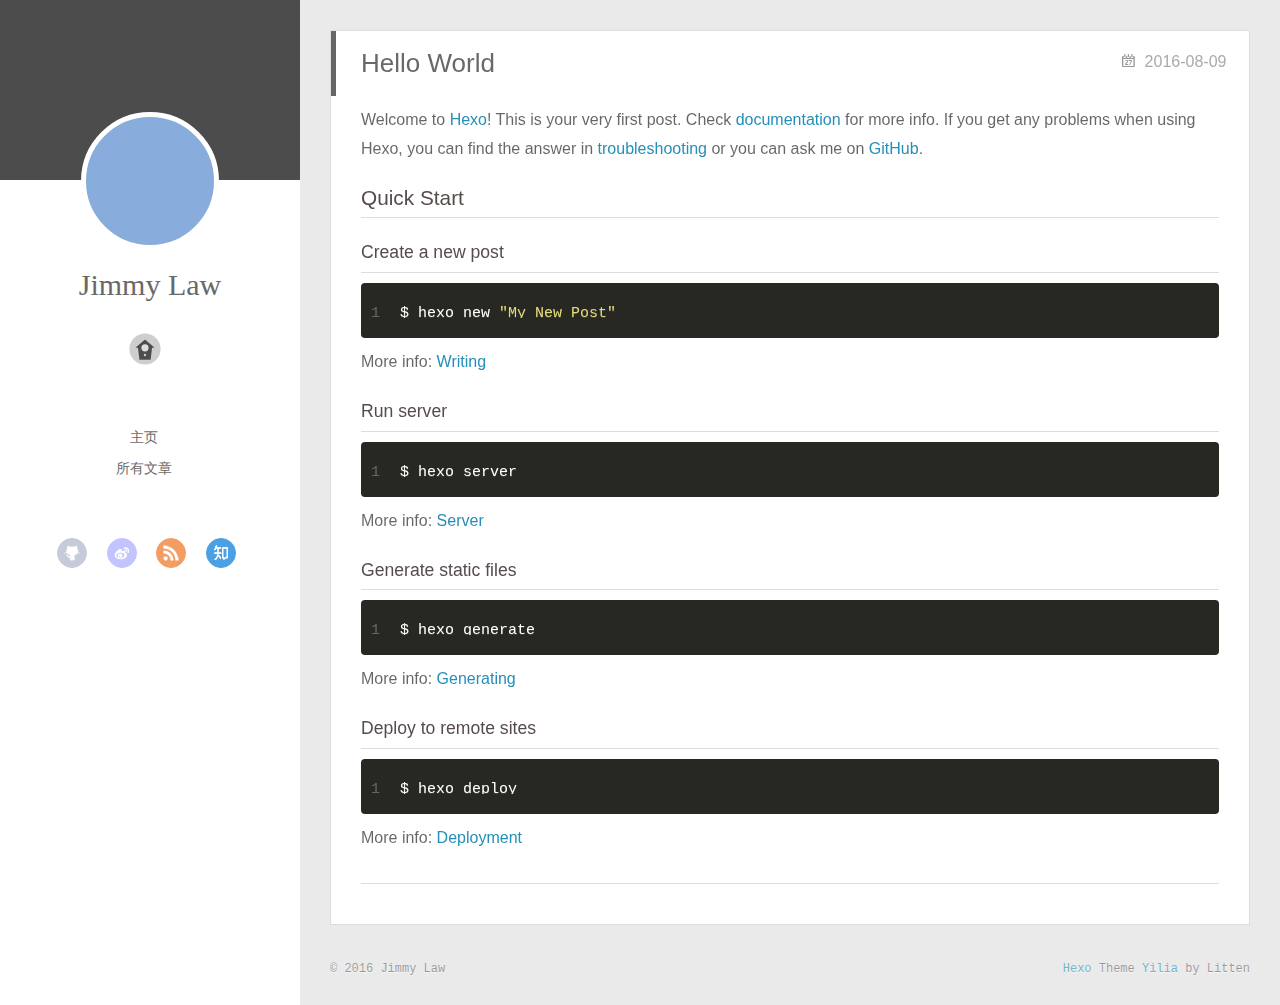
<file: index.html>
<!DOCTYPE html>
<html>
<head>
  <meta charset="utf-8">
  
  <meta http-equiv="X-UA-Compatible" content="IE=edge" >
  <title>Jimmy Studio</title>
  <meta name="viewport" content="width=device-width, initial-scale=1, maximum-scale=1">
  <meta property="og:type" content="website">
<meta property="og:title" content="Jimmy Studio">
<meta property="og:url" content="http://yoursite.com/index.html">
<meta property="og:site_name" content="Jimmy Studio">
<meta name="twitter:card" content="summary">
<meta name="twitter:title" content="Jimmy Studio">
  
    <link rel="alternative" href="/atom.xml" title="Jimmy Studio" type="application/atom+xml">
  
  
    <link rel="icon" href="//favicon.png">
  
  <link rel="stylesheet" href="/css/style.css">
</head>

<body>
  <div id="container">
    <div class="left-col">
    <div class="overlay"></div>
<div class="intrude-less">
	<header id="header" class="inner">
		<a href="/" class="profilepic">
			
			<img lazy-src="0" class="js-avatar">
			
		</a>

		<hgroup>
		  <h1 class="header-author"><a href="/">Jimmy Law</a></h1>
		</hgroup>

		

		
			<div class="switch-btn">
				<div class="icon">
					<div class="icon-ctn">
						<div class="icon-wrap icon-house" data-idx="0">
							<div class="birdhouse"></div>
							<div class="birdhouse_holes"></div>
						</div>
						<div class="icon-wrap icon-ribbon hide" data-idx="1">
							<div class="ribbon"></div>
						</div>
						
						<div class="icon-wrap icon-link hide" data-idx="2">
							<div class="loopback_l"></div>
							<div class="loopback_r"></div>
						</div>
						
						
						<div class="icon-wrap icon-me hide" data-idx="3">
							<div class="user"></div>
							<div class="shoulder"></div>
						</div>
						
					</div>
					
				</div>
				<div class="tips-box hide">
					<div class="tips-arrow"></div>
					<ul class="tips-inner">
						<li>菜单</li>
						<li>标签</li>
						
						<li>友情链接</li>
						
						
						<li>关于我</li>
						
					</ul>
				</div>
			</div>
		

		<div class="switch-area">
			<div class="switch-wrap">
				<section class="switch-part switch-part1">
					<nav class="header-menu">
						<ul>
						
							<li><a href="/">主页</a></li>
				        
							<li><a href="/archives">所有文章</a></li>
				        
						</ul>
					</nav>
					<nav class="header-nav">
						<div class="social">
							
								<a class="github" target="_blank" href="#" title="github">github</a>
					        
								<a class="weibo" target="_blank" href="#" title="weibo">weibo</a>
					        
								<a class="rss" target="_blank" href="#" title="rss">rss</a>
					        
								<a class="zhihu" target="_blank" href="#" title="zhihu">zhihu</a>
					        
						</div>
					</nav>
				</section>
				
				
				<section class="switch-part switch-part2">
					<div class="widget tagcloud" id="js-tagcloud">
						
					</div>
				</section>
				
				
				
				<section class="switch-part switch-part3">
					<div id="js-friends">
					
			          <a target="_blank" class="main-nav-link switch-friends-link" href="http://localhost:4000/">奥巴马的博客</a>
			        
			          <a target="_blank" class="main-nav-link switch-friends-link" href="http://localhost:4000/">卡卡的美丽传说</a>
			        
			          <a target="_blank" class="main-nav-link switch-friends-link" href="http://localhost:4000/">本泽马的博客</a>
			        
			          <a target="_blank" class="main-nav-link switch-friends-link" href="http://localhost:4000/">吉格斯的博客</a>
			        
			          <a target="_blank" class="main-nav-link switch-friends-link" href="http://localhost:4000/">习大大大不同</a>
			        
			          <a target="_blank" class="main-nav-link switch-friends-link" href="http://localhost:4000/">托蒂的博客</a>
			        
			        </div>
				</section>
				

				
				
				<section class="switch-part switch-part4">
				
					<div id="js-aboutme">我是谁，我从哪里来，我到哪里去？我就是我，是颜色不一样的吃货…</div>
				</section>
				
			</div>
		</div>
	</header>				
</div>

    </div>
    <div class="mid-col">
      <nav id="mobile-nav">
  	<div class="overlay">
  		<div class="slider-trigger"></div>
  		<h1 class="header-author js-mobile-header hide">Jimmy Law</h1>
  	</div>
	<div class="intrude-less">
		<header id="header" class="inner">
			<div class="profilepic">
				
					<img lazy-src="0" class="js-avatar">
				
			</div>
			<hgroup>
			  <h1 class="header-author">Jimmy Law</h1>
			</hgroup>
			
			<nav class="header-menu">
				<ul>
				
					<li><a href="/">主页</a></li>
		        
					<li><a href="/archives">所有文章</a></li>
		        
		        <div class="clearfix"></div>
				</ul>
			</nav>
			<nav class="header-nav">
				<div class="social">
					
						<a class="github" target="_blank" href="#" title="github">github</a>
			        
						<a class="weibo" target="_blank" href="#" title="weibo">weibo</a>
			        
						<a class="rss" target="_blank" href="#" title="rss">rss</a>
			        
						<a class="zhihu" target="_blank" href="#" title="zhihu">zhihu</a>
			        
				</div>
			</nav>
		</header>				
	</div>
</nav>

      <div class="body-wrap">
  
    <article id="post-hello-world" class="article article-type-post" itemscope itemprop="blogPost">
  
    <div class="article-meta">
      <a href="/2016/08/09/hello-world/" class="article-date">
  	<time datetime="2016-08-09T02:26:34.000Z" itemprop="datePublished">2016-08-09</time>
</a>
    </div>
  
  <div class="article-inner">
    
      <input type="hidden" class="isFancy" />
    
    
      <header class="article-header">
        
  
    <h1 itemprop="name">
      <a class="article-title" href="/2016/08/09/hello-world/">Hello World</a>
    </h1>
  

      </header>
      
    
    <div class="article-entry" itemprop="articleBody">
      
        <p>Welcome to <a href="https://hexo.io/" target="_blank" rel="external">Hexo</a>! This is your very first post. Check <a href="https://hexo.io/docs/" target="_blank" rel="external">documentation</a> for more info. If you get any problems when using Hexo, you can find the answer in <a href="https://hexo.io/docs/troubleshooting.html" target="_blank" rel="external">troubleshooting</a> or you can ask me on <a href="https://github.com/hexojs/hexo/issues" target="_blank" rel="external">GitHub</a>.</p>
<h2 id="Quick-Start"><a href="#Quick-Start" class="headerlink" title="Quick Start"></a>Quick Start</h2><h3 id="Create-a-new-post"><a href="#Create-a-new-post" class="headerlink" title="Create a new post"></a>Create a new post</h3><figure class="highlight bash"><table><tr><td class="gutter"><pre><div class="line">1</div></pre></td><td class="code"><pre><div class="line">$ hexo new <span class="string">"My New Post"</span></div></pre></td></tr></table></figure>
<p>More info: <a href="https://hexo.io/docs/writing.html" target="_blank" rel="external">Writing</a></p>
<h3 id="Run-server"><a href="#Run-server" class="headerlink" title="Run server"></a>Run server</h3><figure class="highlight bash"><table><tr><td class="gutter"><pre><div class="line">1</div></pre></td><td class="code"><pre><div class="line">$ hexo server</div></pre></td></tr></table></figure>
<p>More info: <a href="https://hexo.io/docs/server.html" target="_blank" rel="external">Server</a></p>
<h3 id="Generate-static-files"><a href="#Generate-static-files" class="headerlink" title="Generate static files"></a>Generate static files</h3><figure class="highlight bash"><table><tr><td class="gutter"><pre><div class="line">1</div></pre></td><td class="code"><pre><div class="line">$ hexo generate</div></pre></td></tr></table></figure>
<p>More info: <a href="https://hexo.io/docs/generating.html" target="_blank" rel="external">Generating</a></p>
<h3 id="Deploy-to-remote-sites"><a href="#Deploy-to-remote-sites" class="headerlink" title="Deploy to remote sites"></a>Deploy to remote sites</h3><figure class="highlight bash"><table><tr><td class="gutter"><pre><div class="line">1</div></pre></td><td class="code"><pre><div class="line">$ hexo deploy</div></pre></td></tr></table></figure>
<p>More info: <a href="https://hexo.io/docs/deployment.html" target="_blank" rel="external">Deployment</a></p>

      
    </div>
    
    <div class="article-info article-info-index">
      
      
      

      
      <div class="clearfix"></div>
    </div>
    
  </div>
  
</article>









  
  
</div>
      <footer id="footer">
  <div class="outer">
    <div id="footer-info">
    	<div class="footer-left">
    		&copy; 2016 Jimmy Law
    	</div>
      	<div class="footer-right">
      		<a href="http://hexo.io/" target="_blank">Hexo</a>  Theme <a href="https://github.com/litten/hexo-theme-yilia" target="_blank">Yilia</a> by Litten
      	</div>
    </div>
  </div>
</footer>
    </div>
    
  <link rel="stylesheet" href="/fancybox/jquery.fancybox.css">


<script>
	var yiliaConfig = {
		fancybox: true,
		mathjax: true,
		animate: true,
		isHome: true,
		isPost: false,
		isArchive: false,
		isTag: false,
		isCategory: false,
		open_in_new: false,
		root: /
	}
</script>
<script src="http://7.url.cn/edu/jslib/comb/require-2.1.6,jquery-1.9.1.min.js"></script>
<script src="/js/main.js"></script>






<script type="text/x-mathjax-config">
MathJax.Hub.Config({
    tex2jax: {
        inlineMath: [ ['$','$'], ["\\(","\\)"]  ],
        processEscapes: true,
        skipTags: ['script', 'noscript', 'style', 'textarea', 'pre', 'code']
    }
});

MathJax.Hub.Queue(function() {
    var all = MathJax.Hub.getAllJax(), i;
    for(i=0; i < all.length; i += 1) {
        all[i].SourceElement().parentNode.className += ' has-jax';                 
    }       
});
</script>

<script type="text/javascript" src="http://cdn.mathjax.org/mathjax/latest/MathJax.js?config=TeX-AMS-MML_HTMLorMML">
</script>


  </div>
</body>
</html>
</file>
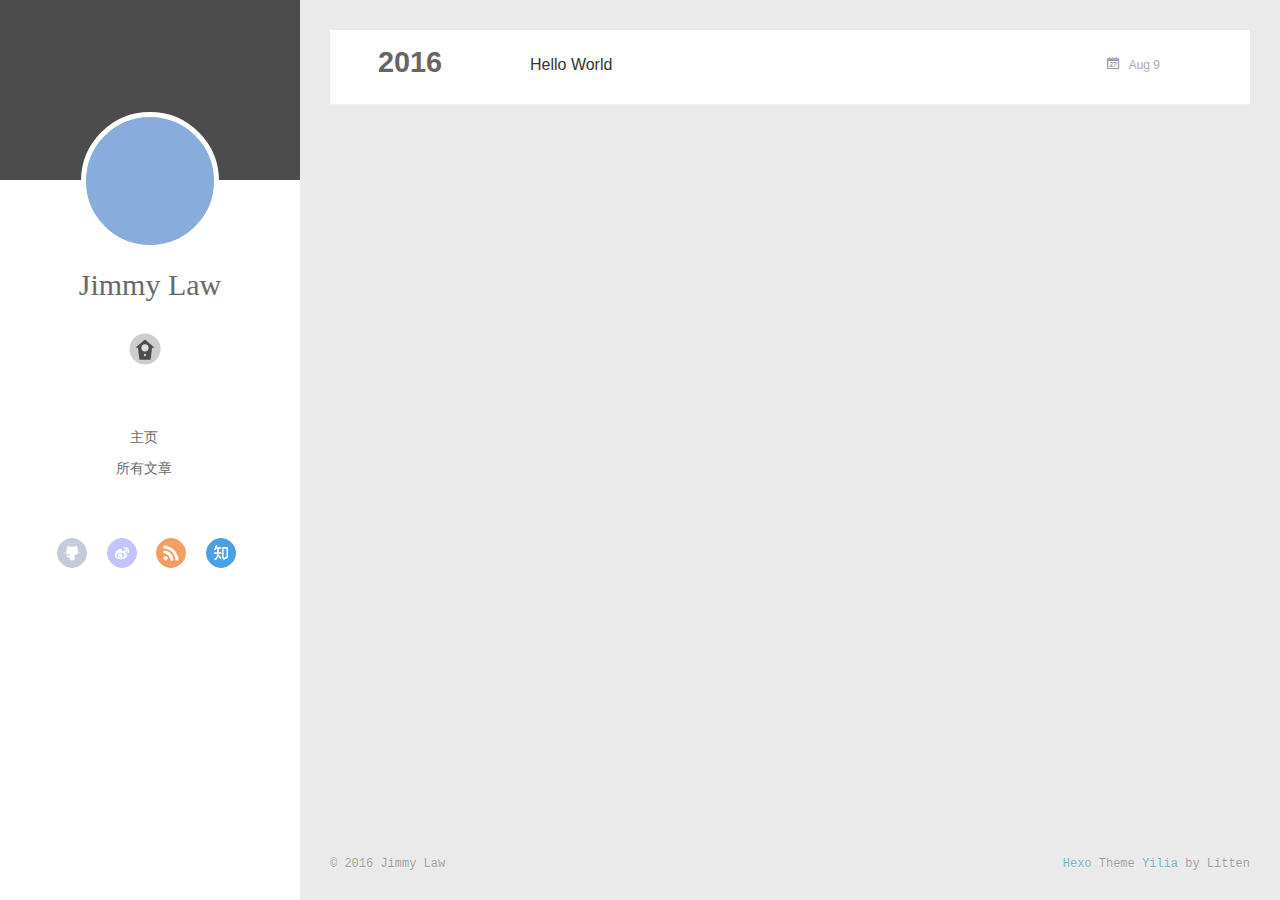
<file: archives/index.html>
<!DOCTYPE html>
<html>
<head>
  <meta charset="utf-8">
  
  <meta http-equiv="X-UA-Compatible" content="IE=edge" >
  <title>Archives | Jimmy Studio</title>
  <meta name="viewport" content="width=device-width, initial-scale=1, maximum-scale=1">
  <meta property="og:type" content="website">
<meta property="og:title" content="Jimmy Studio">
<meta property="og:url" content="http://yoursite.com/archives/index.html">
<meta property="og:site_name" content="Jimmy Studio">
<meta name="twitter:card" content="summary">
<meta name="twitter:title" content="Jimmy Studio">
  
    <link rel="alternative" href="/atom.xml" title="Jimmy Studio" type="application/atom+xml">
  
  
    <link rel="icon" href="//favicon.png">
  
  <link rel="stylesheet" href="/css/style.css">
</head>

<body>
  <div id="container">
    <div class="left-col">
    <div class="overlay"></div>
<div class="intrude-less">
	<header id="header" class="inner">
		<a href="/" class="profilepic">
			
			<img lazy-src="0" class="js-avatar">
			
		</a>

		<hgroup>
		  <h1 class="header-author"><a href="/">Jimmy Law</a></h1>
		</hgroup>

		

		
			<div class="switch-btn">
				<div class="icon">
					<div class="icon-ctn">
						<div class="icon-wrap icon-house" data-idx="0">
							<div class="birdhouse"></div>
							<div class="birdhouse_holes"></div>
						</div>
						<div class="icon-wrap icon-ribbon hide" data-idx="1">
							<div class="ribbon"></div>
						</div>
						
						<div class="icon-wrap icon-link hide" data-idx="2">
							<div class="loopback_l"></div>
							<div class="loopback_r"></div>
						</div>
						
						
						<div class="icon-wrap icon-me hide" data-idx="3">
							<div class="user"></div>
							<div class="shoulder"></div>
						</div>
						
					</div>
					
				</div>
				<div class="tips-box hide">
					<div class="tips-arrow"></div>
					<ul class="tips-inner">
						<li>菜单</li>
						<li>标签</li>
						
						<li>友情链接</li>
						
						
						<li>关于我</li>
						
					</ul>
				</div>
			</div>
		

		<div class="switch-area">
			<div class="switch-wrap">
				<section class="switch-part switch-part1">
					<nav class="header-menu">
						<ul>
						
							<li><a href="/">主页</a></li>
				        
							<li><a href="/archives">所有文章</a></li>
				        
						</ul>
					</nav>
					<nav class="header-nav">
						<div class="social">
							
								<a class="github" target="_blank" href="#" title="github">github</a>
					        
								<a class="weibo" target="_blank" href="#" title="weibo">weibo</a>
					        
								<a class="rss" target="_blank" href="#" title="rss">rss</a>
					        
								<a class="zhihu" target="_blank" href="#" title="zhihu">zhihu</a>
					        
						</div>
					</nav>
				</section>
				
				
				<section class="switch-part switch-part2">
					<div class="widget tagcloud" id="js-tagcloud">
						
					</div>
				</section>
				
				
				
				<section class="switch-part switch-part3">
					<div id="js-friends">
					
			          <a target="_blank" class="main-nav-link switch-friends-link" href="http://localhost:4000/">奥巴马的博客</a>
			        
			          <a target="_blank" class="main-nav-link switch-friends-link" href="http://localhost:4000/">卡卡的美丽传说</a>
			        
			          <a target="_blank" class="main-nav-link switch-friends-link" href="http://localhost:4000/">本泽马的博客</a>
			        
			          <a target="_blank" class="main-nav-link switch-friends-link" href="http://localhost:4000/">吉格斯的博客</a>
			        
			          <a target="_blank" class="main-nav-link switch-friends-link" href="http://localhost:4000/">习大大大不同</a>
			        
			          <a target="_blank" class="main-nav-link switch-friends-link" href="http://localhost:4000/">托蒂的博客</a>
			        
			        </div>
				</section>
				

				
				
				<section class="switch-part switch-part4">
				
					<div id="js-aboutme">我是谁，我从哪里来，我到哪里去？我就是我，是颜色不一样的吃货…</div>
				</section>
				
			</div>
		</div>
	</header>				
</div>

    </div>
    <div class="mid-col">
      <nav id="mobile-nav">
  	<div class="overlay">
  		<div class="slider-trigger"></div>
  		<h1 class="header-author js-mobile-header hide">Jimmy Law</h1>
  	</div>
	<div class="intrude-less">
		<header id="header" class="inner">
			<div class="profilepic">
				
					<img lazy-src="0" class="js-avatar">
				
			</div>
			<hgroup>
			  <h1 class="header-author">Jimmy Law</h1>
			</hgroup>
			
			<nav class="header-menu">
				<ul>
				
					<li><a href="/">主页</a></li>
		        
					<li><a href="/archives">所有文章</a></li>
		        
		        <div class="clearfix"></div>
				</ul>
			</nav>
			<nav class="header-nav">
				<div class="social">
					
						<a class="github" target="_blank" href="#" title="github">github</a>
			        
						<a class="weibo" target="_blank" href="#" title="weibo">weibo</a>
			        
						<a class="rss" target="_blank" href="#" title="rss">rss</a>
			        
						<a class="zhihu" target="_blank" href="#" title="zhihu">zhihu</a>
			        
				</div>
			</nav>
		</header>				
	</div>
</nav>

      <div class="body-wrap">
  
  
    
    
      
      
      <section class="archives-wrap">
        <div class="archive-year-wrap">
          <a href="/archives/2016" class="archive-year">2016</a>
        </div>
        <div class="archives">
    
    <article class="archive-article archive-type-post">
  <div class="archive-article-inner">
    <header class="archive-article-header">
      	<div class="article-meta">
	      	<a href="/2016/08/09/hello-world/" class="archive-article-date">
  	<time datetime="2016-08-09T02:26:34.000Z" itemprop="datePublished">Aug 9</time>
</a>
        </div>
    	 
  
    <h1 itemprop="name">
      <a class="archive-article-title" href="/2016/08/09/hello-world/">Hello World</a>
    </h1>
  

        <div class="article-info info-on-right">
          
          

        </div>
        <div class="clearfix"></div>
    </header>
  </div>
</article>
  
  
    </div></section>
  

    

</div>
      <footer id="footer">
  <div class="outer">
    <div id="footer-info">
    	<div class="footer-left">
    		&copy; 2016 Jimmy Law
    	</div>
      	<div class="footer-right">
      		<a href="http://hexo.io/" target="_blank">Hexo</a>  Theme <a href="https://github.com/litten/hexo-theme-yilia" target="_blank">Yilia</a> by Litten
      	</div>
    </div>
  </div>
</footer>
    </div>
    
  <link rel="stylesheet" href="/fancybox/jquery.fancybox.css">


<script>
	var yiliaConfig = {
		fancybox: true,
		mathjax: true,
		animate: true,
		isHome: false,
		isPost: false,
		isArchive: true,
		isTag: false,
		isCategory: false,
		open_in_new: false,
		root: /
	}
</script>
<script src="http://7.url.cn/edu/jslib/comb/require-2.1.6,jquery-1.9.1.min.js"></script>
<script src="/js/main.js"></script>






<script type="text/x-mathjax-config">
MathJax.Hub.Config({
    tex2jax: {
        inlineMath: [ ['$','$'], ["\\(","\\)"]  ],
        processEscapes: true,
        skipTags: ['script', 'noscript', 'style', 'textarea', 'pre', 'code']
    }
});

MathJax.Hub.Queue(function() {
    var all = MathJax.Hub.getAllJax(), i;
    for(i=0; i < all.length; i += 1) {
        all[i].SourceElement().parentNode.className += ' has-jax';                 
    }       
});
</script>

<script type="text/javascript" src="http://cdn.mathjax.org/mathjax/latest/MathJax.js?config=TeX-AMS-MML_HTMLorMML">
</script>


  </div>
</body>
</html>
</file>
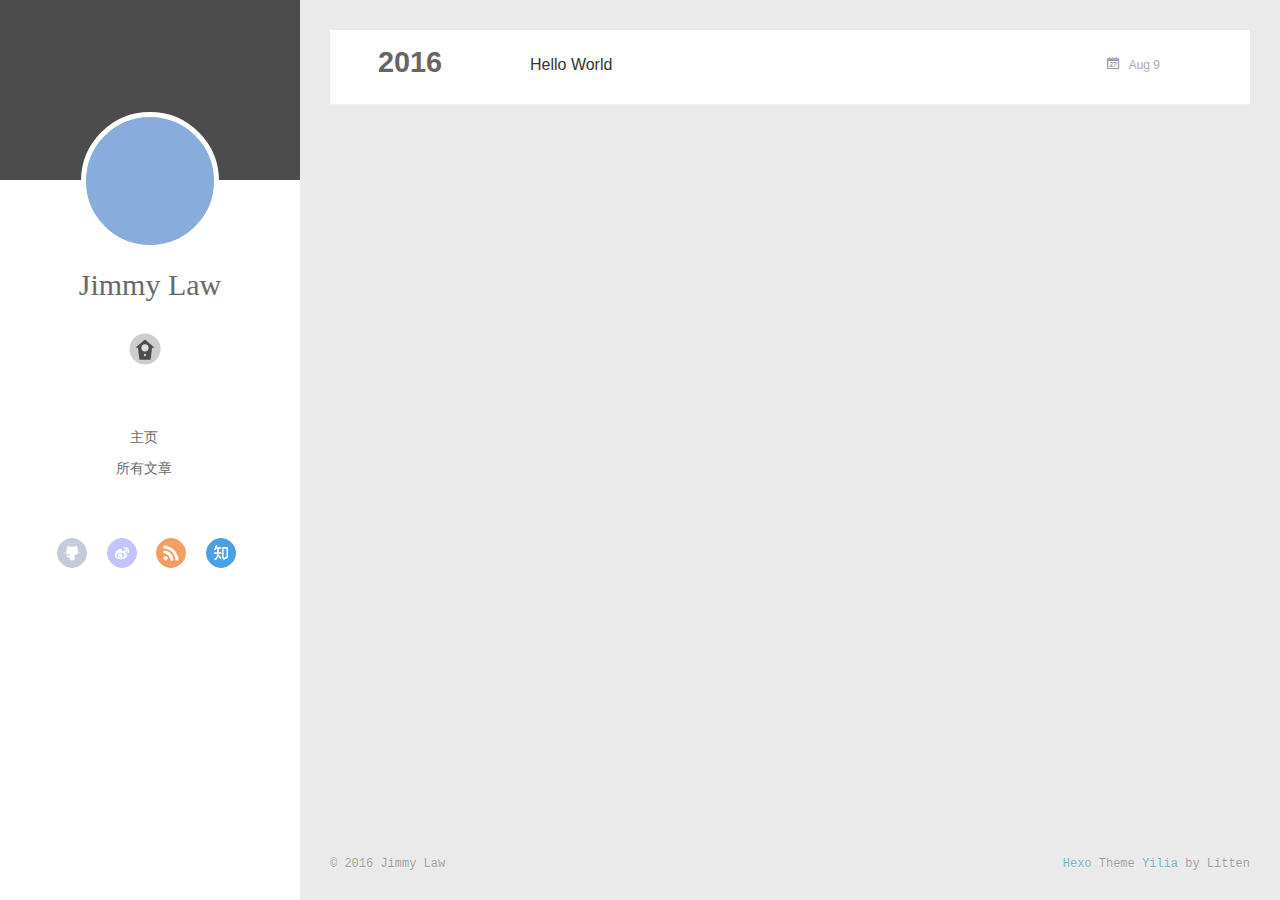
<file: archives/2016/index.html>
<!DOCTYPE html>
<html>
<head>
  <meta charset="utf-8">
  
  <meta http-equiv="X-UA-Compatible" content="IE=edge" >
  <title>Archives: 2016 | Jimmy Studio</title>
  <meta name="viewport" content="width=device-width, initial-scale=1, maximum-scale=1">
  <meta property="og:type" content="website">
<meta property="og:title" content="Jimmy Studio">
<meta property="og:url" content="http://yoursite.com/archives/2016/index.html">
<meta property="og:site_name" content="Jimmy Studio">
<meta name="twitter:card" content="summary">
<meta name="twitter:title" content="Jimmy Studio">
  
    <link rel="alternative" href="/atom.xml" title="Jimmy Studio" type="application/atom+xml">
  
  
    <link rel="icon" href="//favicon.png">
  
  <link rel="stylesheet" href="/css/style.css">
</head>

<body>
  <div id="container">
    <div class="left-col">
    <div class="overlay"></div>
<div class="intrude-less">
	<header id="header" class="inner">
		<a href="/" class="profilepic">
			
			<img lazy-src="0" class="js-avatar">
			
		</a>

		<hgroup>
		  <h1 class="header-author"><a href="/">Jimmy Law</a></h1>
		</hgroup>

		

		
			<div class="switch-btn">
				<div class="icon">
					<div class="icon-ctn">
						<div class="icon-wrap icon-house" data-idx="0">
							<div class="birdhouse"></div>
							<div class="birdhouse_holes"></div>
						</div>
						<div class="icon-wrap icon-ribbon hide" data-idx="1">
							<div class="ribbon"></div>
						</div>
						
						<div class="icon-wrap icon-link hide" data-idx="2">
							<div class="loopback_l"></div>
							<div class="loopback_r"></div>
						</div>
						
						
						<div class="icon-wrap icon-me hide" data-idx="3">
							<div class="user"></div>
							<div class="shoulder"></div>
						</div>
						
					</div>
					
				</div>
				<div class="tips-box hide">
					<div class="tips-arrow"></div>
					<ul class="tips-inner">
						<li>菜单</li>
						<li>标签</li>
						
						<li>友情链接</li>
						
						
						<li>关于我</li>
						
					</ul>
				</div>
			</div>
		

		<div class="switch-area">
			<div class="switch-wrap">
				<section class="switch-part switch-part1">
					<nav class="header-menu">
						<ul>
						
							<li><a href="/">主页</a></li>
				        
							<li><a href="/archives">所有文章</a></li>
				        
						</ul>
					</nav>
					<nav class="header-nav">
						<div class="social">
							
								<a class="github" target="_blank" href="#" title="github">github</a>
					        
								<a class="weibo" target="_blank" href="#" title="weibo">weibo</a>
					        
								<a class="rss" target="_blank" href="#" title="rss">rss</a>
					        
								<a class="zhihu" target="_blank" href="#" title="zhihu">zhihu</a>
					        
						</div>
					</nav>
				</section>
				
				
				<section class="switch-part switch-part2">
					<div class="widget tagcloud" id="js-tagcloud">
						
					</div>
				</section>
				
				
				
				<section class="switch-part switch-part3">
					<div id="js-friends">
					
			          <a target="_blank" class="main-nav-link switch-friends-link" href="http://localhost:4000/">奥巴马的博客</a>
			        
			          <a target="_blank" class="main-nav-link switch-friends-link" href="http://localhost:4000/">卡卡的美丽传说</a>
			        
			          <a target="_blank" class="main-nav-link switch-friends-link" href="http://localhost:4000/">本泽马的博客</a>
			        
			          <a target="_blank" class="main-nav-link switch-friends-link" href="http://localhost:4000/">吉格斯的博客</a>
			        
			          <a target="_blank" class="main-nav-link switch-friends-link" href="http://localhost:4000/">习大大大不同</a>
			        
			          <a target="_blank" class="main-nav-link switch-friends-link" href="http://localhost:4000/">托蒂的博客</a>
			        
			        </div>
				</section>
				

				
				
				<section class="switch-part switch-part4">
				
					<div id="js-aboutme">我是谁，我从哪里来，我到哪里去？我就是我，是颜色不一样的吃货…</div>
				</section>
				
			</div>
		</div>
	</header>				
</div>

    </div>
    <div class="mid-col">
      <nav id="mobile-nav">
  	<div class="overlay">
  		<div class="slider-trigger"></div>
  		<h1 class="header-author js-mobile-header hide">Jimmy Law</h1>
  	</div>
	<div class="intrude-less">
		<header id="header" class="inner">
			<div class="profilepic">
				
					<img lazy-src="0" class="js-avatar">
				
			</div>
			<hgroup>
			  <h1 class="header-author">Jimmy Law</h1>
			</hgroup>
			
			<nav class="header-menu">
				<ul>
				
					<li><a href="/">主页</a></li>
		        
					<li><a href="/archives">所有文章</a></li>
		        
		        <div class="clearfix"></div>
				</ul>
			</nav>
			<nav class="header-nav">
				<div class="social">
					
						<a class="github" target="_blank" href="#" title="github">github</a>
			        
						<a class="weibo" target="_blank" href="#" title="weibo">weibo</a>
			        
						<a class="rss" target="_blank" href="#" title="rss">rss</a>
			        
						<a class="zhihu" target="_blank" href="#" title="zhihu">zhihu</a>
			        
				</div>
			</nav>
		</header>				
	</div>
</nav>

      <div class="body-wrap">
  
  
    
    
      
      
      <section class="archives-wrap">
        <div class="archive-year-wrap">
          <a href="/archives/2016" class="archive-year">2016</a>
        </div>
        <div class="archives">
    
    <article class="archive-article archive-type-post">
  <div class="archive-article-inner">
    <header class="archive-article-header">
      	<div class="article-meta">
	      	<a href="/2016/08/09/hello-world/" class="archive-article-date">
  	<time datetime="2016-08-09T02:26:34.000Z" itemprop="datePublished">Aug 9</time>
</a>
        </div>
    	 
  
    <h1 itemprop="name">
      <a class="archive-article-title" href="/2016/08/09/hello-world/">Hello World</a>
    </h1>
  

        <div class="article-info info-on-right">
          
          

        </div>
        <div class="clearfix"></div>
    </header>
  </div>
</article>
  
  
    </div></section>
  

    

</div>
      <footer id="footer">
  <div class="outer">
    <div id="footer-info">
    	<div class="footer-left">
    		&copy; 2016 Jimmy Law
    	</div>
      	<div class="footer-right">
      		<a href="http://hexo.io/" target="_blank">Hexo</a>  Theme <a href="https://github.com/litten/hexo-theme-yilia" target="_blank">Yilia</a> by Litten
      	</div>
    </div>
  </div>
</footer>
    </div>
    
  <link rel="stylesheet" href="/fancybox/jquery.fancybox.css">


<script>
	var yiliaConfig = {
		fancybox: true,
		mathjax: true,
		animate: true,
		isHome: false,
		isPost: false,
		isArchive: true,
		isTag: false,
		isCategory: false,
		open_in_new: false,
		root: /
	}
</script>
<script src="http://7.url.cn/edu/jslib/comb/require-2.1.6,jquery-1.9.1.min.js"></script>
<script src="/js/main.js"></script>






<script type="text/x-mathjax-config">
MathJax.Hub.Config({
    tex2jax: {
        inlineMath: [ ['$','$'], ["\\(","\\)"]  ],
        processEscapes: true,
        skipTags: ['script', 'noscript', 'style', 'textarea', 'pre', 'code']
    }
});

MathJax.Hub.Queue(function() {
    var all = MathJax.Hub.getAllJax(), i;
    for(i=0; i < all.length; i += 1) {
        all[i].SourceElement().parentNode.className += ' has-jax';                 
    }       
});
</script>

<script type="text/javascript" src="http://cdn.mathjax.org/mathjax/latest/MathJax.js?config=TeX-AMS-MML_HTMLorMML">
</script>


  </div>
</body>
</html>
</file>
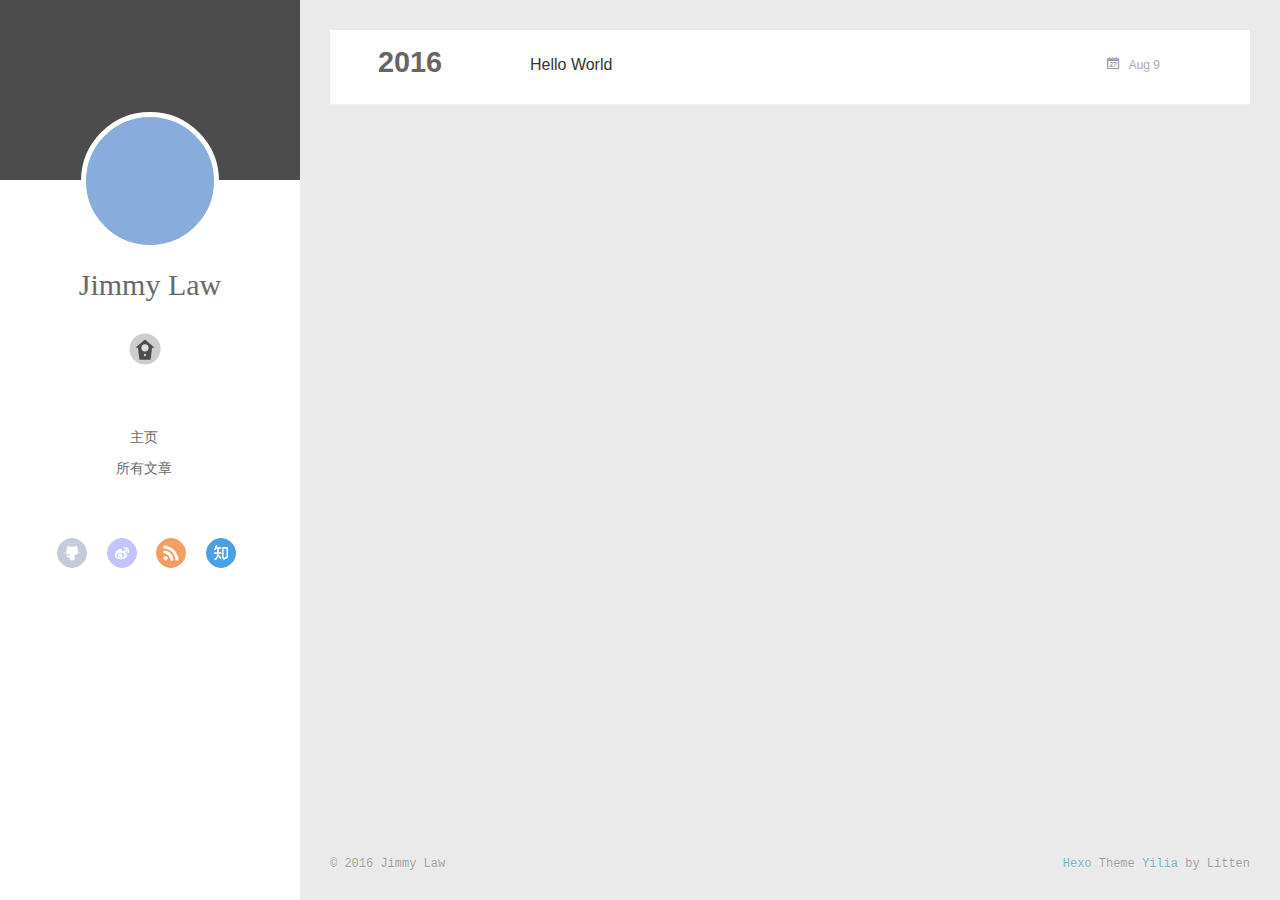
<file: archives/2016/08/index.html>
<!DOCTYPE html>
<html>
<head>
  <meta charset="utf-8">
  
  <meta http-equiv="X-UA-Compatible" content="IE=edge" >
  <title>Archives: 2016/8 | Jimmy Studio</title>
  <meta name="viewport" content="width=device-width, initial-scale=1, maximum-scale=1">
  <meta property="og:type" content="website">
<meta property="og:title" content="Jimmy Studio">
<meta property="og:url" content="http://yoursite.com/archives/2016/08/index.html">
<meta property="og:site_name" content="Jimmy Studio">
<meta name="twitter:card" content="summary">
<meta name="twitter:title" content="Jimmy Studio">
  
    <link rel="alternative" href="/atom.xml" title="Jimmy Studio" type="application/atom+xml">
  
  
    <link rel="icon" href="//favicon.png">
  
  <link rel="stylesheet" href="/css/style.css">
</head>

<body>
  <div id="container">
    <div class="left-col">
    <div class="overlay"></div>
<div class="intrude-less">
	<header id="header" class="inner">
		<a href="/" class="profilepic">
			
			<img lazy-src="0" class="js-avatar">
			
		</a>

		<hgroup>
		  <h1 class="header-author"><a href="/">Jimmy Law</a></h1>
		</hgroup>

		

		
			<div class="switch-btn">
				<div class="icon">
					<div class="icon-ctn">
						<div class="icon-wrap icon-house" data-idx="0">
							<div class="birdhouse"></div>
							<div class="birdhouse_holes"></div>
						</div>
						<div class="icon-wrap icon-ribbon hide" data-idx="1">
							<div class="ribbon"></div>
						</div>
						
						<div class="icon-wrap icon-link hide" data-idx="2">
							<div class="loopback_l"></div>
							<div class="loopback_r"></div>
						</div>
						
						
						<div class="icon-wrap icon-me hide" data-idx="3">
							<div class="user"></div>
							<div class="shoulder"></div>
						</div>
						
					</div>
					
				</div>
				<div class="tips-box hide">
					<div class="tips-arrow"></div>
					<ul class="tips-inner">
						<li>菜单</li>
						<li>标签</li>
						
						<li>友情链接</li>
						
						
						<li>关于我</li>
						
					</ul>
				</div>
			</div>
		

		<div class="switch-area">
			<div class="switch-wrap">
				<section class="switch-part switch-part1">
					<nav class="header-menu">
						<ul>
						
							<li><a href="/">主页</a></li>
				        
							<li><a href="/archives">所有文章</a></li>
				        
						</ul>
					</nav>
					<nav class="header-nav">
						<div class="social">
							
								<a class="github" target="_blank" href="#" title="github">github</a>
					        
								<a class="weibo" target="_blank" href="#" title="weibo">weibo</a>
					        
								<a class="rss" target="_blank" href="#" title="rss">rss</a>
					        
								<a class="zhihu" target="_blank" href="#" title="zhihu">zhihu</a>
					        
						</div>
					</nav>
				</section>
				
				
				<section class="switch-part switch-part2">
					<div class="widget tagcloud" id="js-tagcloud">
						
					</div>
				</section>
				
				
				
				<section class="switch-part switch-part3">
					<div id="js-friends">
					
			          <a target="_blank" class="main-nav-link switch-friends-link" href="http://localhost:4000/">奥巴马的博客</a>
			        
			          <a target="_blank" class="main-nav-link switch-friends-link" href="http://localhost:4000/">卡卡的美丽传说</a>
			        
			          <a target="_blank" class="main-nav-link switch-friends-link" href="http://localhost:4000/">本泽马的博客</a>
			        
			          <a target="_blank" class="main-nav-link switch-friends-link" href="http://localhost:4000/">吉格斯的博客</a>
			        
			          <a target="_blank" class="main-nav-link switch-friends-link" href="http://localhost:4000/">习大大大不同</a>
			        
			          <a target="_blank" class="main-nav-link switch-friends-link" href="http://localhost:4000/">托蒂的博客</a>
			        
			        </div>
				</section>
				

				
				
				<section class="switch-part switch-part4">
				
					<div id="js-aboutme">我是谁，我从哪里来，我到哪里去？我就是我，是颜色不一样的吃货…</div>
				</section>
				
			</div>
		</div>
	</header>				
</div>

    </div>
    <div class="mid-col">
      <nav id="mobile-nav">
  	<div class="overlay">
  		<div class="slider-trigger"></div>
  		<h1 class="header-author js-mobile-header hide">Jimmy Law</h1>
  	</div>
	<div class="intrude-less">
		<header id="header" class="inner">
			<div class="profilepic">
				
					<img lazy-src="0" class="js-avatar">
				
			</div>
			<hgroup>
			  <h1 class="header-author">Jimmy Law</h1>
			</hgroup>
			
			<nav class="header-menu">
				<ul>
				
					<li><a href="/">主页</a></li>
		        
					<li><a href="/archives">所有文章</a></li>
		        
		        <div class="clearfix"></div>
				</ul>
			</nav>
			<nav class="header-nav">
				<div class="social">
					
						<a class="github" target="_blank" href="#" title="github">github</a>
			        
						<a class="weibo" target="_blank" href="#" title="weibo">weibo</a>
			        
						<a class="rss" target="_blank" href="#" title="rss">rss</a>
			        
						<a class="zhihu" target="_blank" href="#" title="zhihu">zhihu</a>
			        
				</div>
			</nav>
		</header>				
	</div>
</nav>

      <div class="body-wrap">
  
  
    
    
      
      
      <section class="archives-wrap">
        <div class="archive-year-wrap">
          <a href="/archives/2016" class="archive-year">2016</a>
        </div>
        <div class="archives">
    
    <article class="archive-article archive-type-post">
  <div class="archive-article-inner">
    <header class="archive-article-header">
      	<div class="article-meta">
	      	<a href="/2016/08/09/hello-world/" class="archive-article-date">
  	<time datetime="2016-08-09T02:26:34.000Z" itemprop="datePublished">Aug 9</time>
</a>
        </div>
    	 
  
    <h1 itemprop="name">
      <a class="archive-article-title" href="/2016/08/09/hello-world/">Hello World</a>
    </h1>
  

        <div class="article-info info-on-right">
          
          

        </div>
        <div class="clearfix"></div>
    </header>
  </div>
</article>
  
  
    </div></section>
  

    

</div>
      <footer id="footer">
  <div class="outer">
    <div id="footer-info">
    	<div class="footer-left">
    		&copy; 2016 Jimmy Law
    	</div>
      	<div class="footer-right">
      		<a href="http://hexo.io/" target="_blank">Hexo</a>  Theme <a href="https://github.com/litten/hexo-theme-yilia" target="_blank">Yilia</a> by Litten
      	</div>
    </div>
  </div>
</footer>
    </div>
    
  <link rel="stylesheet" href="/fancybox/jquery.fancybox.css">


<script>
	var yiliaConfig = {
		fancybox: true,
		mathjax: true,
		animate: true,
		isHome: false,
		isPost: false,
		isArchive: true,
		isTag: false,
		isCategory: false,
		open_in_new: false,
		root: /
	}
</script>
<script src="http://7.url.cn/edu/jslib/comb/require-2.1.6,jquery-1.9.1.min.js"></script>
<script src="/js/main.js"></script>






<script type="text/x-mathjax-config">
MathJax.Hub.Config({
    tex2jax: {
        inlineMath: [ ['$','$'], ["\\(","\\)"]  ],
        processEscapes: true,
        skipTags: ['script', 'noscript', 'style', 'textarea', 'pre', 'code']
    }
});

MathJax.Hub.Queue(function() {
    var all = MathJax.Hub.getAllJax(), i;
    for(i=0; i < all.length; i += 1) {
        all[i].SourceElement().parentNode.className += ' has-jax';                 
    }       
});
</script>

<script type="text/javascript" src="http://cdn.mathjax.org/mathjax/latest/MathJax.js?config=TeX-AMS-MML_HTMLorMML">
</script>


  </div>
</body>
</html>
</file>
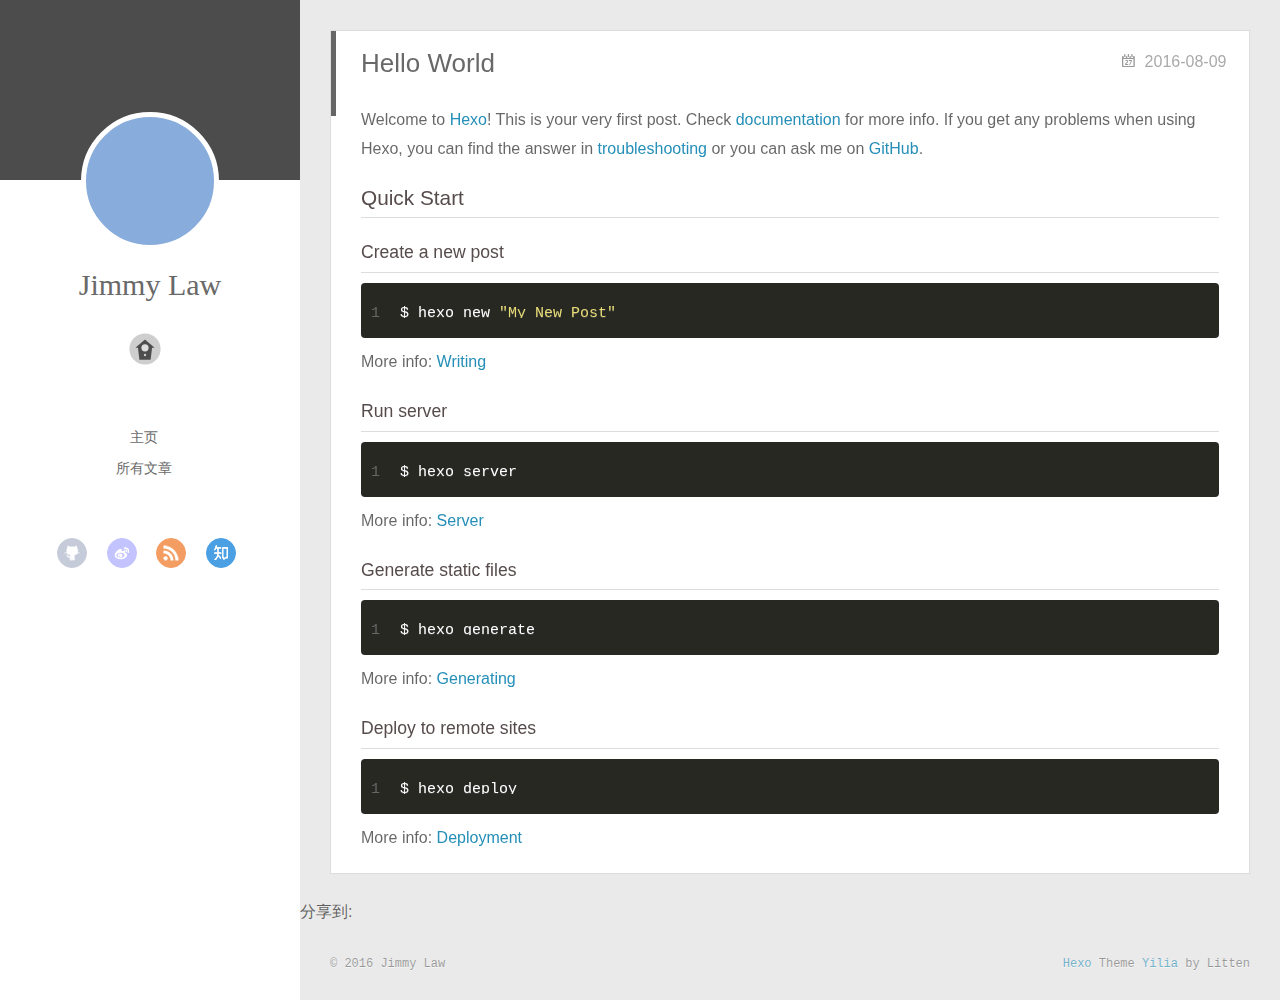
<file: 2016/08/09/hello-world/index.html>
<!DOCTYPE html>
<html>
<head>
  <meta charset="utf-8">
  
  <meta http-equiv="X-UA-Compatible" content="IE=edge" >
  <title>Hello World | Jimmy Studio</title>
  <meta name="viewport" content="width=device-width, initial-scale=1, maximum-scale=1">
  <meta name="description" content="Welcome to Hexo! This is your very first post. Check documentation for more info. If you get any problems when using Hexo, you can find the answer in troubleshooting or you can ask me on GitHub.
Quick">
<meta property="og:type" content="article">
<meta property="og:title" content="Hello World">
<meta property="og:url" content="http://yoursite.com/2016/08/09/hello-world/index.html">
<meta property="og:site_name" content="Jimmy Studio">
<meta property="og:description" content="Welcome to Hexo! This is your very first post. Check documentation for more info. If you get any problems when using Hexo, you can find the answer in troubleshooting or you can ask me on GitHub.
Quick">
<meta property="og:updated_time" content="2016-08-09T02:26:34.000Z">
<meta name="twitter:card" content="summary">
<meta name="twitter:title" content="Hello World">
<meta name="twitter:description" content="Welcome to Hexo! This is your very first post. Check documentation for more info. If you get any problems when using Hexo, you can find the answer in troubleshooting or you can ask me on GitHub.
Quick">
  
    <link rel="alternative" href="/atom.xml" title="Jimmy Studio" type="application/atom+xml">
  
  
    <link rel="icon" href="//favicon.png">
  
  <link rel="stylesheet" href="/css/style.css">
</head>

<body>
  <div id="container">
    <div class="left-col">
    <div class="overlay"></div>
<div class="intrude-less">
	<header id="header" class="inner">
		<a href="/" class="profilepic">
			
			<img lazy-src="0" class="js-avatar">
			
		</a>

		<hgroup>
		  <h1 class="header-author"><a href="/">Jimmy Law</a></h1>
		</hgroup>

		

		
			<div class="switch-btn">
				<div class="icon">
					<div class="icon-ctn">
						<div class="icon-wrap icon-house" data-idx="0">
							<div class="birdhouse"></div>
							<div class="birdhouse_holes"></div>
						</div>
						<div class="icon-wrap icon-ribbon hide" data-idx="1">
							<div class="ribbon"></div>
						</div>
						
						<div class="icon-wrap icon-link hide" data-idx="2">
							<div class="loopback_l"></div>
							<div class="loopback_r"></div>
						</div>
						
						
						<div class="icon-wrap icon-me hide" data-idx="3">
							<div class="user"></div>
							<div class="shoulder"></div>
						</div>
						
					</div>
					
				</div>
				<div class="tips-box hide">
					<div class="tips-arrow"></div>
					<ul class="tips-inner">
						<li>菜单</li>
						<li>标签</li>
						
						<li>友情链接</li>
						
						
						<li>关于我</li>
						
					</ul>
				</div>
			</div>
		

		<div class="switch-area">
			<div class="switch-wrap">
				<section class="switch-part switch-part1">
					<nav class="header-menu">
						<ul>
						
							<li><a href="/">主页</a></li>
				        
							<li><a href="/archives">所有文章</a></li>
				        
						</ul>
					</nav>
					<nav class="header-nav">
						<div class="social">
							
								<a class="github" target="_blank" href="#" title="github">github</a>
					        
								<a class="weibo" target="_blank" href="#" title="weibo">weibo</a>
					        
								<a class="rss" target="_blank" href="#" title="rss">rss</a>
					        
								<a class="zhihu" target="_blank" href="#" title="zhihu">zhihu</a>
					        
						</div>
					</nav>
				</section>
				
				
				<section class="switch-part switch-part2">
					<div class="widget tagcloud" id="js-tagcloud">
						
					</div>
				</section>
				
				
				
				<section class="switch-part switch-part3">
					<div id="js-friends">
					
			          <a target="_blank" class="main-nav-link switch-friends-link" href="http://localhost:4000/">奥巴马的博客</a>
			        
			          <a target="_blank" class="main-nav-link switch-friends-link" href="http://localhost:4000/">卡卡的美丽传说</a>
			        
			          <a target="_blank" class="main-nav-link switch-friends-link" href="http://localhost:4000/">本泽马的博客</a>
			        
			          <a target="_blank" class="main-nav-link switch-friends-link" href="http://localhost:4000/">吉格斯的博客</a>
			        
			          <a target="_blank" class="main-nav-link switch-friends-link" href="http://localhost:4000/">习大大大不同</a>
			        
			          <a target="_blank" class="main-nav-link switch-friends-link" href="http://localhost:4000/">托蒂的博客</a>
			        
			        </div>
				</section>
				

				
				
				<section class="switch-part switch-part4">
				
					<div id="js-aboutme">我是谁，我从哪里来，我到哪里去？我就是我，是颜色不一样的吃货…</div>
				</section>
				
			</div>
		</div>
	</header>				
</div>

    </div>
    <div class="mid-col">
      <nav id="mobile-nav">
  	<div class="overlay">
  		<div class="slider-trigger"></div>
  		<h1 class="header-author js-mobile-header hide">Jimmy Law</h1>
  	</div>
	<div class="intrude-less">
		<header id="header" class="inner">
			<div class="profilepic">
				
					<img lazy-src="0" class="js-avatar">
				
			</div>
			<hgroup>
			  <h1 class="header-author">Jimmy Law</h1>
			</hgroup>
			
			<nav class="header-menu">
				<ul>
				
					<li><a href="/">主页</a></li>
		        
					<li><a href="/archives">所有文章</a></li>
		        
		        <div class="clearfix"></div>
				</ul>
			</nav>
			<nav class="header-nav">
				<div class="social">
					
						<a class="github" target="_blank" href="#" title="github">github</a>
			        
						<a class="weibo" target="_blank" href="#" title="weibo">weibo</a>
			        
						<a class="rss" target="_blank" href="#" title="rss">rss</a>
			        
						<a class="zhihu" target="_blank" href="#" title="zhihu">zhihu</a>
			        
				</div>
			</nav>
		</header>				
	</div>
</nav>

      <div class="body-wrap"><article id="post-hello-world" class="article article-type-post" itemscope itemprop="blogPost">
  
    <div class="article-meta">
      <a href="/2016/08/09/hello-world/" class="article-date">
  	<time datetime="2016-08-09T02:26:34.000Z" itemprop="datePublished">2016-08-09</time>
</a>
    </div>
  
  <div class="article-inner">
    
      <input type="hidden" class="isFancy" />
    
    
      <header class="article-header">
        
  
    <h1 class="article-title" itemprop="name">
      Hello World
    </h1>
  

      </header>
      
      <div class="article-info article-info-post">
        
        

        <div class="clearfix"></div>
      </div>
      
    
    <div class="article-entry" itemprop="articleBody">
      
        <p>Welcome to <a href="https://hexo.io/" target="_blank" rel="external">Hexo</a>! This is your very first post. Check <a href="https://hexo.io/docs/" target="_blank" rel="external">documentation</a> for more info. If you get any problems when using Hexo, you can find the answer in <a href="https://hexo.io/docs/troubleshooting.html" target="_blank" rel="external">troubleshooting</a> or you can ask me on <a href="https://github.com/hexojs/hexo/issues" target="_blank" rel="external">GitHub</a>.</p>
<h2 id="Quick-Start"><a href="#Quick-Start" class="headerlink" title="Quick Start"></a>Quick Start</h2><h3 id="Create-a-new-post"><a href="#Create-a-new-post" class="headerlink" title="Create a new post"></a>Create a new post</h3><figure class="highlight bash"><table><tr><td class="gutter"><pre><div class="line">1</div></pre></td><td class="code"><pre><div class="line">$ hexo new <span class="string">"My New Post"</span></div></pre></td></tr></table></figure>
<p>More info: <a href="https://hexo.io/docs/writing.html" target="_blank" rel="external">Writing</a></p>
<h3 id="Run-server"><a href="#Run-server" class="headerlink" title="Run server"></a>Run server</h3><figure class="highlight bash"><table><tr><td class="gutter"><pre><div class="line">1</div></pre></td><td class="code"><pre><div class="line">$ hexo server</div></pre></td></tr></table></figure>
<p>More info: <a href="https://hexo.io/docs/server.html" target="_blank" rel="external">Server</a></p>
<h3 id="Generate-static-files"><a href="#Generate-static-files" class="headerlink" title="Generate static files"></a>Generate static files</h3><figure class="highlight bash"><table><tr><td class="gutter"><pre><div class="line">1</div></pre></td><td class="code"><pre><div class="line">$ hexo generate</div></pre></td></tr></table></figure>
<p>More info: <a href="https://hexo.io/docs/generating.html" target="_blank" rel="external">Generating</a></p>
<h3 id="Deploy-to-remote-sites"><a href="#Deploy-to-remote-sites" class="headerlink" title="Deploy to remote sites"></a>Deploy to remote sites</h3><figure class="highlight bash"><table><tr><td class="gutter"><pre><div class="line">1</div></pre></td><td class="code"><pre><div class="line">$ hexo deploy</div></pre></td></tr></table></figure>
<p>More info: <a href="https://hexo.io/docs/deployment.html" target="_blank" rel="external">Deployment</a></p>

      
    </div>
    
  </div>
  
    
  
</article>


<div class="share_jia">
	<!-- JiaThis Button BEGIN -->
	<div class="jiathis_style">
		<span class="jiathis_txt">分享到: &nbsp; </span>
		<a class="jiathis_button_facebook"></a> 
    <a class="jiathis_button_twitter"></a>
    <a class="jiathis_button_plus"></a> 
    <a class="jiathis_button_tsina"></a>
		<a class="jiathis_button_cqq"></a>
		<a class="jiathis_button_douban"></a>
		<a class="jiathis_button_weixin"></a>
		<a class="jiathis_button_tumblr"></a>
    <a href="http://www.jiathis.com/share" class="jiathis jiathis_txt jtico jtico_jiathis" target="_blank"></a>
	</div>
	<script type="text/javascript" src="http://v3.jiathis.com/code/jia.js?uid=1405949716054953" charset="utf-8"></script>
	<!-- JiaThis Button END -->
</div>






<div class="duoshuo">
	<!-- 多说评论框 start -->
	<div class="ds-thread" data-thread-key="hello-world" data-title="Hello World" data-url="http://yoursite.com/2016/08/09/hello-world/"></div>
	<!-- 多说评论框 end -->
	<!-- 多说公共JS代码 start (一个网页只需插入一次) -->
	<script type="text/javascript">
	var duoshuoQuery = {short_name:"true"};
	(function() {
		var ds = document.createElement('script');
		ds.type = 'text/javascript';ds.async = true;
		ds.src = (document.location.protocol == 'https:' ? 'https:' : 'http:') + '//static.duoshuo.com/embed.js';
		ds.charset = 'UTF-8';
		(document.getElementsByTagName('head')[0] 
		 || document.getElementsByTagName('body')[0]).appendChild(ds);
	})();
	</script>
	<!-- 多说公共JS代码 end -->
</div>




</div>
      <footer id="footer">
  <div class="outer">
    <div id="footer-info">
    	<div class="footer-left">
    		&copy; 2016 Jimmy Law
    	</div>
      	<div class="footer-right">
      		<a href="http://hexo.io/" target="_blank">Hexo</a>  Theme <a href="https://github.com/litten/hexo-theme-yilia" target="_blank">Yilia</a> by Litten
      	</div>
    </div>
  </div>
</footer>
    </div>
    
  <link rel="stylesheet" href="/fancybox/jquery.fancybox.css">


<script>
	var yiliaConfig = {
		fancybox: true,
		mathjax: true,
		animate: true,
		isHome: false,
		isPost: true,
		isArchive: false,
		isTag: false,
		isCategory: false,
		open_in_new: false,
		root: /
	}
</script>
<script src="http://7.url.cn/edu/jslib/comb/require-2.1.6,jquery-1.9.1.min.js"></script>
<script src="/js/main.js"></script>






<script type="text/x-mathjax-config">
MathJax.Hub.Config({
    tex2jax: {
        inlineMath: [ ['$','$'], ["\\(","\\)"]  ],
        processEscapes: true,
        skipTags: ['script', 'noscript', 'style', 'textarea', 'pre', 'code']
    }
});

MathJax.Hub.Queue(function() {
    var all = MathJax.Hub.getAllJax(), i;
    for(i=0; i < all.length; i += 1) {
        all[i].SourceElement().parentNode.className += ' has-jax';                 
    }       
});
</script>

<script type="text/javascript" src="http://cdn.mathjax.org/mathjax/latest/MathJax.js?config=TeX-AMS-MML_HTMLorMML">
</script>


  </div>
</body>
</html>
</file>
<file: css/style.css>
body {
  width: 100%;
}
body:before,
body:after {
  content: "";
  display: table;
}
body:after {
  clear: both;
}
@font-face {
  font-family: 'FontAwesome';
  src: url("fonts/fontawesome-webfont.eot");
  src: url("fonts/fontawesome-webfont.eot?#iefix") format("embedded-opentype"), url("fonts/fontawesome-webfont.woff") format("woff"), url("fonts/fontawesome-webfont.ttf") format("truetype"), url("fonts/fontawesome-webfont.svgz#FontAwesomeRegular") format("svg"), url("fonts/fontawesome-webfont.svg#FontAwesomeRegular") format("svg");
  font-weight: normal;
  font-style: normal;
}
html,
body,
div,
span,
applet,
object,
iframe,
h1,
h2,
h3,
h4,
h5,
h6,
p,
blockquote,
pre,
a,
abbr,
acronym,
address,
big,
cite,
code,
del,
dfn,
em,
img,
ins,
kbd,
q,
s,
samp,
small,
strike,
strong,
sub,
sup,
tt,
var,
dl,
dt,
dd,
ol,
ul,
li,
fieldset,
form,
label,
legend,
table,
caption,
tbody,
tfoot,
thead,
tr,
th,
td {
  margin: 0;
  padding: 0;
  border: 0;
  outline: 0;
  font-weight: inherit;
  font-style: inherit;
  font-family: inherit;
  font-size: 100%;
  vertical-align: baseline;
}
body {
  line-height: 1;
  color: #000;
  background: #fff;
}
ol,
ul {
  list-style: none;
}
table {
  border-collapse: separate;
  border-spacing: 0;
  vertical-align: middle;
}
caption,
th,
td {
  text-align: left;
  font-weight: normal;
  vertical-align: middle;
}
a img {
  border: none;
}
ol {
  list-style: decimal;
  padding-left: 20px;
}
ul {
  list-style: none;
}
input,
button {
  margin: 0;
  padding: 0;
}
input::-moz-focus-inner,
button::-moz-focus-inner {
  border: 0;
  padding: 0;
}
@font-face {
  font-family: FontAwesome;
  font-style: normal;
  font-weight: normal;
  src: url("fonts/fontawesome-webfont.eot?v=#4.0.3");
  src: url("fonts/fontawesome-webfont.eot?#iefix&v=#4.0.3") format("embedded-opentype"), url("fonts/fontawesome-webfont.woff?v=#4.0.3") format("woff"), url("fonts/fontawesome-webfont.ttf?v=#4.0.3") format("truetype"), url("fonts/fontawesome-webfont.svg#fontawesomeregular?v=#4.0.3") format("svg");
}
html,
body,
#container {
  height: 100%;
}
body {
  font-family: "微软雅黑", "HelveticaNeue-Light", "Helvetica Neue Light", "Helvetica Neue", Helvetica, Arial, sans-serif;
  font-size: 16px;
  background: #fff;
  color: rgba(0,0,0,0.6);
  -webkit-overflow-scrolling: touch;
}
h1,
h2,
h3 {
  display: block;
}
h1 {
  font-size: 1.5em;
}
h2 {
  font-size: 1.3em;
}
h3 {
  font-size: 1.1em;
}
h4,
h5,
h6 {
  font-size: 1em;
}
a {
  text-decoration: none;
  outline-width: 0;
  color: #258fb8;
  outline: none;
}
.alignleft {
  float: left;
}
.alignright {
  float: right;
}
.clearfix {
  *zoom: 1;
}
.clearfix:after {
  content: "";
  display: table;
  clear: both;
}
.inner {
  width: 1000px;
  margin: 0 auto;
}
.hide {
  display: none;
}
@media screen and (max-width: 1040px) {
  .inner {
    width: 100%;
  }
}
#container {
  position: relative;
  min-height: 100%;
}
#container #mobile-nav {
  display: none;
}
#container #mobile-nav .overlay {
  height: 110px;
  position: absolute;
  width: 100%;
  background: #4d4d4d;
}
#container #mobile-nav .overlay.fixed {
  position: fixed;
  height: 42px;
  z-index: 99;
}
#container #mobile-nav #header {
  padding: 10px 0 0 0;
}
#container #mobile-nav #header .profilepic {
  display: block;
  position: relative;
  z-index: 100;
}
#container #mobile-nav #header .header-menu {
  height: auto;
  margin: 10px;
}
#container #mobile-nav #header .header-menu ul {
  text-align: center;
  cursor: default;
}
#container #mobile-nav #header .header-menu li {
  display: inline-block;
  margin: 3px;
}
#container .left-col {
  background: #fff;
  width: 300px;
  position: fixed;
  opacity: 1;
  -webkit-transition: all 0.2s ease-in;
  -moz-transition: all 0.2s ease-in;
  -ms-transition: all 0.2s ease-in;
  transition: all 0.2s ease-in;
  height: 100%;
}
#container .left-col .overlay {
  width: 100%;
  height: 180px;
  background-color: #000;
  position: absolute;
  opacity: 0.7;
}
#container .left-col .intrude-less {
  width: 76%;
  text-align: center;
  margin: 112px auto 0;
}
#container .mid-col {
  position: absolute;
  right: 0;
  min-height: 100%;
  background: #eaeaea;
  left: 300px;
  width: auto;
}
@media screen and (max-width: 800px) {
  #container .left-col {
    display: none;
  }
  #container .mid-col {
    left: 0;
  }
  #container #header .header-nav {
    position: relative;
  }
  #container .header-author.fixed {
    position: fixed;
    top: -13px;
    width: 100%;
    color: #ddd;
  }
  #container .overlay .slider-trigger {
    position: absolute;
    z-index: 101;
    bottom: 0;
    left: 0;
    width: 42px;
    height: 42px;
  }
  #container .overlay .slider-trigger:hover {
    background: #444;
  }
  #container .overlay .slider-trigger:before {
    color: #ddd;
    content: "\f00b";
    font: 16px FontAwesome;
    width: 16px;
    height: 16px;
    margin-left: 9px;
    margin-top: 14px;
    display: block;
  }
  #container .article-header {
    border-left: none;
    padding: 0;
    border-bottom: 1px dotted #ddd;
  }
  #container .article-header h1 {
    margin-bottom: 10px;
  }
  #container .header-subtitle {
    padding: 0 24px;
  }
  #container .article-info-index.article-info {
    padding-top: 10px;
    margin: 0;
    border-top: 1px solid #ddd;
  }
  #container .article-info-post.article-info {
    margin: 0;
    padding-top: 10px;
    border: none;
  }
  #container .article-more-link a {
    float: right;
  }
  #container #viewer-box .viewer-box-l {
    font-size: 14px;
  }
  #container .article {
    padding: 10px;
    margin: 10px;
    font-size: 14px;
  }
  #container .article .article-entry {
    padding-left: 0;
    padding-right: 0;
    padding-top: 10px;
  }
  #container .article .article-title {
    font-size: 18px;
    max-width: 185px;
    display: block;
    margin: 0;
  }
  #container .article .article-meta {
    width: auto;
    height: 30px;
    margin-top: -5px;
    position: ralative;
  }
  #container .article .article-meta .article-date {
    font-size: 12px;
    border-radius: 0;
    color: #666;
    background: none;
    height: auto;
    padding: 0;
    margin: 0;
    width: 100%;
    text-align: left;
    margin-left: 10px;
  }
  #container .article .article-meta .article-date time {
    width: auto;
    float: right;
    margin-right: 10px;
  }
  #container .article .article-meta .article-tag-list {
    margin-top: 7px;
    position: absolute;
    right: 10px;
    top: 0;
  }
  #container .article .article-meta .article-tag-list:before {
    float: left;
    margin-top: 1px;
    left: 0;
  }
  #container .article .article-meta .article-tag-list .article-tag-list-item {
    float: left;
    padding-left: 0;
    width: auto;
    max-width: 83px;
  }
  #container .article .article-meta .article-category {
    margin-top: 7px;
    position: absolute;
    right: 10px;
    top: -30px;
  }
  #container .article .article-meta .article-category:before {
    float: left;
    margin-top: 1px;
    left: 15px;
  }
  #container .article .article-meta .article-category .article-category-link {
    max-width: 83px;
    width: auto;
    padding-left: 10px;
  }
  #container .article .article-nav-link-wrap {
    margin: 5px 0;
  }
  #container .article .article-nav-link-wrap strong {
    float: left;
    margin-right: 5px;
  }
  #container .article #article-nav-older {
    float: none;
    display: block;
  }
  #container .share {
    padding: 3px 10px;
  }
  #container .duoshuo {
    padding: 0 13px;
  }
  #container #disqus_thread {
    padding: 0 13px;
  }
  #container #mobile-nav {
    display: block;
  }
  #container #page-nav .extend {
    opacity: 1;
  }
  #container .instagram .open-ins {
    left: 2px;
    top: -30px;
    color: #aaa;
  }
  #container .info-on-right {
    float: initial;
  }
  #container .archives-wrap {
    margin: 10px 10px 0px;
    padding: 10px;
  }
  #container .archives-wrap .archive-article-title {
    font-size: 14px;
  }
  #container .archives-wrap .archive-year-wrap {
    position: relative;
    padding: 0 0 0 0;
  }
  #container .archives-wrap .archive-year-wrap a {
    padding: 0 0 0 0;
  }
  #container .archives-wrap .article-meta .archive-article-date {
    font-size: 12px;
    margin-right: 10px;
    margin-top: -5px;
  }
  #container .archives-wrap .article-meta .article-tag-list-link {
    font-size: 12px;
  }
  #container .archives .archive-article {
    padding: 10px 0;
    margin-left: 0;
  }
  #container #footer .footer-left {
    float: initial;
    margin-bottom: 10px;
  }
  #container #footer .footer-right {
    float: initial;
  }
}
.header-author {
  text-align: center;
  margin: 0.67em 0;
  font-family: Roboto, "Roboto", serif;
  font-size: 30px;
  -webkit-transition: 0.3s;
  -moz-transition: 0.3s;
  -ms-transition: 0.3s;
  transition: 0.3s;
}
#header {
  width: 100%;
}
#header a {
  color: #696969;
}
#header a:hover {
  color: #b0a0aa;
}
#header .profilepic {
  text-align: center;
  display: block;
  border: 5px solid #fff;
  border-radius: 300px;
  width: 128px;
  height: 128px;
  margin: 0 auto;
  position: relative;
  overflow: hidden;
  background: #88acdb;
  -webkit-transition: all 0.2s ease-in;
  display: -webkit-box;
  -webkit-box-orient: horizontal;
  -webkit-box-pack: center;
  -webkit-box-align: center;
  text-align: center;
}
#header .profilepic img {
  width: 20%;
  height: 20%;
  border-radius: 300px;
  opacity: 0;
  -webkit-transition: all 0.2s ease-in;
}
#header .profilepic img.show {
  width: 100%;
  height: 100%;
  opacity: 1;
}
#header .header-subtitle {
  text-align: center;
  color: #999;
  font-size: 14px;
  line-height: 25px;
  overflow: hidden;
  text-overflow: ellipsis;
  display: -webkit-box;
  -webkit-line-clamp: 2;
  -webkit-box-orient: vertical;
}
#header .header-menu {
  font-weight: 300;
  line-height: 31px;
  cursor: pointer;
  text-transform: uppercase;
  float: none;
  min-height: 150px;
  margin-left: -12px;
  text-align: center;
  display: -webkit-box;
  -webkit-box-orient: horizontal;
  -webkit-box-pack: center;
  -webkit-box-align: center;
}
#header .header-menu li {
  cursor: default;
}
#header .header-menu li a {
  font-size: 14px;
  min-width: 300px;
}
#header .switch-area {
  position: relative;
  width: 100%;
  overflow: hidden;
  min-height: 500px;
  font-size: 14px;
}
#header .switch-area .switch-wrap {
  -webkit-transition: -webkit-transform 0.3s ease-in;
  -moz-transition: -moz-transform 0.3s ease-in;
  -ms-transition: -ms-transform 0.3s ease-in;
  transition: transform 0.3s ease-in;
  position: relative;
}
#header .turn-left {
  -webkit-transform: translate(-100%, 0);
  -moz-transform: translate(-100%, 0);
  -ms-transform: translate(-100%, 0);
  transform: translate(-100%, 0);
}
#header .header-nav {
  width: 100%;
  position: absolute;
  -webkit-transition: -webkit-transform 0.3s ease-in;
  -moz-transition: -moz-transform 0.3s ease-in;
  -ms-transition: -ms-transform 0.3s ease-in;
  transition: transform 0.3s ease-in;
}
#header .header-nav .social {
  margin-right: 15px;
  margin-top: 10px;
  text-align: center;
}
#header .header-nav .social a {
  border-radius: 50%;
  display: -moz-inline-stack;
  display: inline-block;
  vertical-align: middle;
  *vertical-align: auto;
  zoom: 1;
  *display: inline;
  text-indent: -9999px;
  margin: 0 8px 15px 8px;
  opacity: 0.7;
  width: 28px;
  height: 28px;
  -webkit-transition: 0.3s;
  -moz-transition: 0.3s;
  -ms-transition: 0.3s;
  transition: 0.3s;
}
#header .header-nav .social a:hover {
  opacity: 1;
}
#header .header-nav .social a:last-of-type {
  margin-right: 0;
}
#header .header-nav .social a.weibo {
  background: url("/img/weibo.png") center no-repeat #aaf;
  border: 1px solid #aaf;
}
#header .header-nav .social a.weibo:hover {
  border: 1px solid #aaf;
}
#header .header-nav .social a.rss {
  background: url("/img/rss.png") center no-repeat #ef7522;
  border: 1px solid #ef7522;
}
#header .header-nav .social a.rss:hover {
  border: 1px solid #cf5d0f;
}
#header .header-nav .social a.github {
  background: url("/img/github.png") center no-repeat #afb6ca;
  border: 1px solid #afb6ca;
}
#header .header-nav .social a.github:hover {
  border: 1px solid #909ab6;
}
#header .header-nav .social a.facebook {
  background: url("/img/facebook.png") center no-repeat #3b5998;
  border: 1px solid #3b5998;
}
#header .header-nav .social a.facebook:hover {
  border: 1px solid #2d4373;
}
#header .header-nav .social a.google {
  background: url("/img/google.png") center no-repeat #c83d20;
  border: 1px solid #c83d20;
}
#header .header-nav .social a.google:hover {
  border: 1px solid #9c3019;
}
#header .header-nav .social a.twitter {
  background: url("/img/twitter.png") center no-repeat #55cff8;
  border: 1px solid #55cff8;
}
#header .header-nav .social a.twitter:hover {
  border: 1px solid #24c1f6;
}
#header .header-nav .social a.linkedin {
  background: url("/img/linkedin.png") center no-repeat #005a87;
  border: 1px solid #005a87;
}
#header .header-nav .social a.linkedin:hover {
  border: 1px solid #006b98;
}
#header .header-nav .social a.zhihu {
  background: url("/img/zhihu.png") center no-repeat #0078d8;
  border: 1px solid #0078d8;
}
#header .header-nav .social a.zhihu:hover {
  border: 1px solid #0078d8;
}
#header .header-nav .social a.douban {
  background: url("/img/douban.png") center no-repeat #06c611;
  border: 1px solid #06c611;
}
#header .header-nav .social a.douban:hover {
  border: 1px solid #06c611;
}
#header .header-nav .social a.mail {
  background: url("/img/mail.png") center no-repeat #005a87;
  border: 1px solid #005a87;
}
#header .header-nav .social a.mail:hover {
  border: 1px solid #006b98;
}
#header .switch-part {
  width: 100%;
  position: absolute;
}
#header .switch-part1 {
  left: 0;
}
#header .switch-part2 {
  left: 100%;
  top: 20px;
  overlay-x: hidden;
  overflow-y: auto;
  max-height: 200px;
}
#header .switch-part3 {
  left: 200%;
  line-height: 30px;
}
#header .switch-part3 .switch-friends-link {
  margin-right: 9px;
  border-radius: 3px;
  padding: 5px;
}
#header .switch-part3 .switch-friends-link:hover {
  background: #88acdb;
  color: #fff;
}
#header .switch-part4 {
  left: 300%;
  text-align: left;
  line-height: 30px;
}
.duoshuo {
  padding: 0 40px;
}
#disqus_thread {
  padding: 0 40px;
}
.archives-wrap {
  position: relative;
  margin: 0 30px;
  padding-right: 60px;
  border-bottom: 1px solid #eee;
  background: #fff;
}
.archives-wrap:first-child {
  margin-top: 30px;
}
.archives-wrap:last-child {
  margin-bottom: 80px;
}
.archives-wrap .archive-year-wrap {
  line-height: 35px;
  width: 200px;
  position: absolute;
  padding-top: 15px;
  font-size: 1.8em;
}
.archives-wrap .archive-year-wrap a {
  color: #666;
  font-weight: bold;
  padding-left: 48px;
}
.archives {
  position: relative;
}
.archives .article-info {
  border: none;
}
.archives .archive-article {
  margin-left: 200px;
  padding: 20px 0;
  border-bottom: 1px solid #eee;
  border-top: 1px solid #fff;
  position: relative;
}
.archives .archive-article:first-child {
  border-top: none;
}
.archives .archive-article:last-child {
  border-bottom: none;
}
.archives .archive-article-title {
  font-size: 16px;
  color: #333;
  -webkit-transition: color 0.3s;
  -moz-transition: color 0.3s;
  -ms-transition: color 0.3s;
  transition: color 0.3s;
}
.archives .archive-article-title:hover {
  color: #657b83;
}
.archives .archive-article-title span {
  display: block;
  color: #a8a8a8;
  font-size: 12px;
  line-height: 14px;
  height: 7px;
  padding-left: 2px;
}
.archives .archive-article-title span:before {
  display: inline-block;
  content: "“";
  font-family: serif;
  font-size: 30px;
  float: left;
  margin: 4px 4px 0 -12px;
  color: #c8c8c8;
}
.archive-article-inner .archive-article-header {
  position: relative;
}
.archive-article-inner .article-meta {
  position: relative;
  float: right;
  margin-top: -10px;
  color: #555;
  background: none;
  text-align: right;
  width: auto;
}
.archive-article-inner .article-meta .article-date time {
  color: #aaa;
}
.archive-article-inner .article-meta .archive-article-date,
.archive-article-inner .article-meta .article-tag-list {
  margin-right: 30px;
  display: -moz-inline-stack;
  display: inline-block;
  vertical-align: middle;
  zoom: 1;
  color: #666;
  font-size: 14px;
}
.archive-article-inner .article-meta .archive-article-date {
  cursor: default;
  font-size: 12px;
  margin-bottom: 5px;
  margin-top: -10px;
}
.archive-article-inner .article-meta .archive-article-date time:before {
  content: "\f073";
  color: #999;
  position: relative;
  margin-right: 10px;
  font: 16px FontAwesome;
}
.archive-article-inner .article-meta .article-category:before {
  float: left;
  margin-top: 1px;
  left: 15px;
}
.archive-article-inner .article-meta .article-category .article-category-link {
  width: auto;
  max-width: 83px;
  padding-left: 10px;
}
.archive-article-inner .article-meta .article-tag-list {
  margin-top: 0px;
}
.archive-article-inner .article-meta .article-tag-list:before {
  left: 15px;
}
.archive-article-inner .article-meta .article-tag-list .article-tag-list-item {
  display: inline-block;
  width: auto;
  max-width: 83px;
  padding-left: 8px;
  font-size: 12px;
}
.body-wrap {
  margin-bottom: 80px;
}
.article {
  margin: 30px;
  position: relative;
  border: 1px solid #ddd;
  background: #fff;
  -webkit-transition: all 0.2s ease-in;
}
.article.show {
  visibility: visible;
  -webkit-animation: cd-bounce-1 0.6s;
  -moz-animation: cd-bounce-1 0.6s;
  -webkit-animation: cd-bounce-1 0.6s;
  -moz-animation: cd-bounce-1 0.6s;
  -ms-animation: cd-bounce-1 0.6s;
  animation: cd-bounce-1 0.6s;
}
.article.hidden {
  visibility: hidden;
}
.article img {
  max-width: 100%;
}
@-webkit-keyframes cd-bounce-1 {
  0% {
    opacity: 0;
    -webkit-transform: scale(1);
  }
  60% {
    opacity: 1;
    -webkit-transform: scale(1.01);
  }
  100% {
    -webkit-transform: scale(1);
  }
}
@-moz-keyframes cd-bounce-1 {
  0% {
    opacity: 0;
    -moz-transform: scale(1);
  }
  60% {
    opacity: 1;
    -moz-transform: scale(1.01);
  }
  100% {
    -moz-transform: scale(1);
  }
}
.article-index {
  margin-left: 200px;
  padding: 15px 0;
  margin-right: 75px;
}
.article-index .brief {
  display: block;
  color: #a8a8a8;
  font-size: 12px;
  line-height: 14px;
  height: 7px;
  padding-left: 2px;
}
.article-index .brief:before {
  display: inline-block;
  content: "“";
  font-family: serif;
  font-size: 30px;
  float: left;
  margin: 4px 4px 0 -12px;
  color: #c8c8c8;
}
.article-title {
  color: #696969;
  margin-left: 0px;
  font-weight: 300;
  line-height: 35px;
  margin-bottom: 20px;
  font-size: 26px;
  -webkit-transition: color 0.3s;
  -moz-transition: color 0.3s;
  -o-transition: color 0.3s;
  -webkit-transition: color 0.3s;
  -moz-transition: color 0.3s;
  -ms-transition: color 0.3s;
  transition: color 0.3s;
}
.article-title:hover {
  color: #b0a0aa;
}
.article-inner {
  position: relative;
  margin-bottom: 20px;
}
.article-header {
  border-left: 5px solid;
  padding: 15px 0px 15px 25px;
}
.article-info.info-on-right {
  margin: 10px 0 0 0;
  float: right;
}
.article-info-index.article-info {
  padding-top: 20px;
  margin: 30px 30px 0 30px;
  border-top: 1px solid #ddd;
}
.article-info-post.article-info {
  padding: 0;
  border: none;
  margin: -30px 0 20px 30px;
}
.article-entry {
  line-height: 1.8em;
  padding-right: 30px;
  padding-left: 30px;
}
.article-entry p {
  margin-top: 10px;
}
.article-entry p code,
.article-entry li code {
  padding: 1px 3px;
  margin: 0 3px;
  background: #ddd;
  border: 1px solid #ccc;
  font-family: Menlo, Monaco, "Andale Mono", "lucida console", "Courier New", monospace;
  word-wrap: break-word;
  font-size: 14px;
}
.article-entry blockquote {
  background: #ddd;
  border-left: 5px solid #ccc;
  padding: 15px 20px;
  margin-top: 10px;
  border-left: 5px solid #657b83;
  background: #f6f6f6;
}
.article-entry blockquote p {
  margin-top: 0;
}
.article-entry em {
  font-style: italic;
}
.article-entry ul li:before {
  content: "";
  width: 6px;
  height: 6px;
  border: 1px solid #999;
  border-radius: 10px;
  background: #aaa;
  display: inline-block;
  margin-right: 10px;
  float: left;
  margin-top: 12px;
}
.article-entry ul,
.article-entry ol {
  font-size: 14px;
  margin: 10px 0px;
}
.article-entry li ul,
.article-entry li ol {
  margin-left: 30px;
}
.article-entry li ul li:before,
.article-entry li ol li:before {
  content: "";
  background: #dedede;
}
.article-entry h1 {
  margin-top: 30px;
}
.article-entry h2 {
  margin-top: 20px;
  font-weight: 300;
  color: #574c4c;
  padding-bottom: 5px;
  border-bottom: 1px solid #ddd;
}
.article-entry h3,
.article-entry h4,
.article-entry h5,
.article-entry h6 {
  margin-top: 20px;
  font-weight: 300;
  color: #574c4c;
  padding-bottom: 5px;
  border-bottom: 1px solid #ddd;
}
.article-entry video {
  max-width: 100%;
}
.article-entry strong {
  font-weight: bold;
}
.article-entry .caption {
  display: block;
  font-size: 0.8em;
  color: #aaa;
}
.article-entry hr {
  height: 0;
  margin-top: 20px;
  margin-bottom: 20px;
  border-left: 0;
  border-right: 0;
  border-top: 1px solid #ddd;
  border-bottom: 1px solid #fff;
}
.article-entry pre {
  font-size: 1/0.9em;
  line-height: 1.5;
  margin-top: 10px;
  padding: 5px 15px;
  overflow-x: auto;
  color: #657b83;
  font-size: 10px;
  border: 1px solid #ccc;
  text-shadow: 0 1px #444;
  font-family: Menlo, Monaco, "Andale Mono", "lucida console", "Courier New", monospace;
}
.article-entry pre code {
  font-size: 14px;
}
.article-entry table {
  width: 100%;
  border: 1px solid #dedede;
  margin: 15px 0;
  border-collapse: collapse;
}
.article-entry table tr,
.article-entry table td {
  height: 35px;
}
.article-entry table thead tr {
  background: #f8f8f8;
}
.article-entry table tbody tr:hover {
  background: #efefef;
}
.article-entry table td,
.article-entry table th {
  border: 1px solid #dedede;
  padding: 0 10px;
}
.article-entry figure table {
  border: none;
  width: auto;
  margin: 0;
}
.article-entry figure table tbody tr:hover {
  background: none;
}
.article-meta {
  width: 150px;
  font-size: 14;
  text-align: right;
  position: absolute;
  right: 0;
  top: 23px;
  text-align: center;
  z-index: 1;
}
.article-meta time {
  color: #aaa;
}
.article-meta time:before {
  color: #999;
  content: "\f073";
  font: 17px FontAwesome;
  margin-right: 10px;
}
.article-more-link {
  margin-top: 5px;
  text-align: right;
}
.article-more-link a {
  background: #4d4d4d;
  color: #fff;
  font-size: 12px;
  padding: 2px 8px 4px;
  line-height: 16px;
  -webkit-border-radius: 2px;
  -moz-border-radius: 2px;
  border-radius: 2px;
  -webkit-transition: background 0.3s;
  -moz-transition: background 0.3s;
  -ms-transition: background 0.3s;
  transition: background 0.3s;
}
.article-more-link a:hover {
  background: #3c3c3c;
}
.article-more-link a.hidden {
  visibility: hidden;
}
#article-nav {
  margin: 80px 0 30px 0;
  padding-bottom: 10px;
}
#article-nav .article-nav-link-wrap {
  margin: 0px 30px 0px 30px;
  font-size: 14px;
  color: #333;
}
#article-nav .article-nav-link-wrap .article-nav-title {
  display: inline-block;
  font-size: 12px;
  color: #aaa;
  -webkit-transition: color 0.3s;
  -moz-transition: color 0.3s;
  -ms-transition: color 0.3s;
  transition: color 0.3s;
}
#article-nav .article-nav-link-wrap strong {
  background: #ddd;
  color: #fff;
  border-radius: 100%;
  width: 15px;
  height: 15px;
  display: inline-block;
  text-align: center;
  -webkit-transition: background 0.3s;
  -moz-transition: background 0.3s;
  -ms-transition: background 0.3s;
  transition: background 0.3s;
}
#article-nav .article-nav-link-wrap:hover strong {
  background: #4d4d4d;
}
#article-nav .article-nav-link-wrap:hover .article-nav-title {
  color: #4d4d4d;
}
#article-nav #article-nav-older {
  float: right;
}
@-moz-keyframes cd-bounce-1 {
  0% {
    opacity: 0;
    -webkit-transform: scale(1);
    -moz-transform: scale(1);
    -ms-transform: scale(1);
    -o-transform: scale(1);
    -webkit-transform: scale(1);
    -moz-transform: scale(1);
    -ms-transform: scale(1);
    transform: scale(1);
  }
  60% {
    opacity: 1;
    -webkit-transform: scale(1.01);
    -moz-transform: scale(1.01);
    -ms-transform: scale(1.01);
    -o-transform: scale(1.01);
    -webkit-transform: scale(1.01);
    -moz-transform: scale(1.01);
    -ms-transform: scale(1.01);
    transform: scale(1.01);
  }
  100% {
    -webkit-transform: scale(1);
    -moz-transform: scale(1);
    -ms-transform: scale(1);
    -o-transform: scale(1);
    -webkit-transform: scale(1);
    -moz-transform: scale(1);
    -ms-transform: scale(1);
    transform: scale(1);
  }
}
@-webkit-keyframes cd-bounce-1 {
  0% {
    opacity: 0;
    -webkit-transform: scale(1);
    -moz-transform: scale(1);
    -ms-transform: scale(1);
    -o-transform: scale(1);
    -webkit-transform: scale(1);
    -moz-transform: scale(1);
    -ms-transform: scale(1);
    transform: scale(1);
  }
  60% {
    opacity: 1;
    -webkit-transform: scale(1.01);
    -moz-transform: scale(1.01);
    -ms-transform: scale(1.01);
    -o-transform: scale(1.01);
    -webkit-transform: scale(1.01);
    -moz-transform: scale(1.01);
    -ms-transform: scale(1.01);
    transform: scale(1.01);
  }
  100% {
    -webkit-transform: scale(1);
    -moz-transform: scale(1);
    -ms-transform: scale(1);
    -o-transform: scale(1);
    -webkit-transform: scale(1);
    -moz-transform: scale(1);
    -ms-transform: scale(1);
    transform: scale(1);
  }
}
@-o-keyframes cd-bounce-1 {
  0% {
    opacity: 0;
    -webkit-transform: scale(1);
    -moz-transform: scale(1);
    -ms-transform: scale(1);
    -o-transform: scale(1);
    -webkit-transform: scale(1);
    -moz-transform: scale(1);
    -ms-transform: scale(1);
    transform: scale(1);
  }
  60% {
    opacity: 1;
    -webkit-transform: scale(1.01);
    -moz-transform: scale(1.01);
    -ms-transform: scale(1.01);
    -o-transform: scale(1.01);
    -webkit-transform: scale(1.01);
    -moz-transform: scale(1.01);
    -ms-transform: scale(1.01);
    transform: scale(1.01);
  }
  100% {
    -webkit-transform: scale(1);
    -moz-transform: scale(1);
    -ms-transform: scale(1);
    -o-transform: scale(1);
    -webkit-transform: scale(1);
    -moz-transform: scale(1);
    -ms-transform: scale(1);
    transform: scale(1);
  }
}
@keyframes cd-bounce-1 {
  0% {
    opacity: 0;
    -webkit-transform: scale(1);
    -moz-transform: scale(1);
    -ms-transform: scale(1);
    -o-transform: scale(1);
    -webkit-transform: scale(1);
    -moz-transform: scale(1);
    -ms-transform: scale(1);
    transform: scale(1);
  }
  60% {
    opacity: 1;
    -webkit-transform: scale(1.01);
    -moz-transform: scale(1.01);
    -ms-transform: scale(1.01);
    -o-transform: scale(1.01);
    -webkit-transform: scale(1.01);
    -moz-transform: scale(1.01);
    -ms-transform: scale(1.01);
    transform: scale(1.01);
  }
  100% {
    -webkit-transform: scale(1);
    -moz-transform: scale(1);
    -ms-transform: scale(1);
    -o-transform: scale(1);
    -webkit-transform: scale(1);
    -moz-transform: scale(1);
    -ms-transform: scale(1);
    transform: scale(1);
  }
}
.archives-wrap {
  position: relative;
  margin: 0 30px;
  padding-right: 60px;
  border-bottom: 1px solid #eee;
  background: #fff;
}
.archives-wrap:first-child {
  margin-top: 30px;
}
.archives-wrap:last-child {
  margin-bottom: 80px;
}
.archives-wrap .archive-year-wrap {
  line-height: 35px;
  width: 200px;
  position: absolute;
  padding-top: 15px;
  font-size: 1.8em;
}
.archives-wrap .archive-year-wrap a {
  color: #666;
  font-weight: bold;
  padding-left: 48px;
}
.archives {
  position: relative;
}
.archives .article-info {
  border: none;
}
.archives .archive-article {
  margin-left: 200px;
  padding: 20px 0;
  border-bottom: 1px solid #eee;
  border-top: 1px solid #fff;
  position: relative;
}
.archives .archive-article:first-child {
  border-top: none;
}
.archives .archive-article:last-child {
  border-bottom: none;
}
.archives .archive-article-title {
  font-size: 16px;
  color: #333;
  -webkit-transition: color 0.3s;
  -moz-transition: color 0.3s;
  -ms-transition: color 0.3s;
  transition: color 0.3s;
}
.archives .archive-article-title:hover {
  color: #657b83;
}
.archives .archive-article-title span {
  display: block;
  color: #a8a8a8;
  font-size: 12px;
  line-height: 14px;
  height: 7px;
  padding-left: 2px;
}
.archives .archive-article-title span:before {
  display: inline-block;
  content: "“";
  font-family: serif;
  font-size: 30px;
  float: left;
  margin: 4px 4px 0 -12px;
  color: #c8c8c8;
}
.archive-article-inner .archive-article-header {
  position: relative;
}
.archive-article-inner .article-meta {
  position: relative;
  float: right;
  margin-top: -10px;
  color: #555;
  background: none;
  text-align: right;
  width: auto;
}
.archive-article-inner .article-meta .article-date time {
  color: #aaa;
}
.archive-article-inner .article-meta .archive-article-date,
.archive-article-inner .article-meta .article-tag-list {
  margin-right: 30px;
  display: -moz-inline-stack;
  display: inline-block;
  vertical-align: middle;
  zoom: 1;
  color: #666;
  font-size: 14px;
}
.archive-article-inner .article-meta .archive-article-date {
  cursor: default;
  font-size: 12px;
  margin-bottom: 5px;
  margin-top: -10px;
}
.archive-article-inner .article-meta .archive-article-date time:before {
  content: "\f073";
  color: #999;
  position: relative;
  margin-right: 10px;
  font: 16px FontAwesome;
}
.archive-article-inner .article-meta .article-category:before {
  float: left;
  margin-top: 1px;
  left: 15px;
}
.archive-article-inner .article-meta .article-category .article-category-link {
  width: auto;
  max-width: 83px;
  padding-left: 10px;
}
.archive-article-inner .article-meta .article-tag-list {
  margin-top: 0px;
}
.archive-article-inner .article-meta .article-tag-list:before {
  left: 15px;
}
.archive-article-inner .article-meta .article-tag-list .article-tag-list-item {
  display: inline-block;
  width: auto;
  max-width: 83px;
  padding-left: 8px;
  font-size: 12px;
}
.article-entry pre,
.article-entry .highlight {
  background: #272822;
  margin: 10px 0;
  padding: 10px 10px;
  overflow: auto;
  color: #4c4c4c;
  line-height: 22.400000000000002px;
}
.article-entry .highlight .gutter pre,
.article-entry .gist .gist-file .gist-data .line-numbers {
  color: #666;
}
.article-entry pre,
.article-entry code {
  font-family: "Source Code Pro", Consolas, Monaco, Menlo, Consolas, monospace;
}
.article-entry code {
  background: #eee;
  padding: 0 0.3em;
  border: none;
}
.article-entry pre {
  color: #fff;
}
.article-entry pre code {
  background: none;
  text-shadow: none;
  padding: 0;
  color: #fff;
}
.article-entry .highlight {
  border-radius: 4px;
}
.article-entry .highlight pre {
  border: none;
  margin: 0;
  padding: 0;
}
.article-entry .highlight table {
  margin: 0;
  width: auto;
}
.article-entry .highlight td {
  border: none;
  padding: 0;
}
.article-entry .highlight figcaption {
  font-size: 0.85em;
  color: highlight-comment;
  line-height: 1em;
  margin-bottom: 1em;
}
.article-entry .highlight figcaption:before,
.article-entry .highlight figcaption:after {
  content: "";
  display: table;
}
.article-entry .highlight figcaption:after {
  clear: both;
}
.article-entry .highlight figcaption a {
  float: right;
}
.article-entry .highlight .gutter pre {
  text-align: right;
  padding-right: 20px;
}
.article-entry .highlight .gutter pre .line {
  text-shadow: none;
}
.article-entry .highlight .line {
  font-size: 15px;
  height: 15px;
}
.article-entry .gist {
  margin: 0 -20px;
  border-style: solid;
  border-color: #ddd;
  border-width: 1px 0;
  background: #272822;
  padding: 15px 20px 15px 0;
}
.article-entry .gist .gist-file {
  border: none;
  font-family: "Source Code Pro", Consolas, Monaco, Menlo, Consolas, monospace;
  margin: 0;
}
.article-entry .gist .gist-file .gist-data {
  background: none;
  border: none;
}
.article-entry .gist .gist-file .gist-data .line-numbers {
  background: none;
  border: none;
  padding: 0 20px 0 0;
}
.article-entry .gist .gist-file .gist-data .line-data {
  padding: 0 !important;
}
.article-entry .gist .gist-file .highlight {
  margin: 0;
  padding: 0;
  border: none;
}
.article-entry .gist .gist-file .gist-meta {
  background: #272822;
  color: highlight-comment;
  font: 0.85em "Helvetica Neue", Helvetica, Arial, sans-serif;
  text-shadow: 0 0;
  padding: 0;
  margin-top: 1em;
  margin-left: 20px;
}
.article-entry .gist .gist-file .gist-meta a {
  color: #258fb8;
  font-weight: normal;
}
.article-entry .gist .gist-file .gist-meta a:hover {
  text-decoration: underline;
}
pre .comment {
  color: #75715e;
}
pre .keyword,
pre .function .keyword,
pre .class .params {
  color: #66d9ef;
}
pre .tag,
pre .doctype,
pre .params,
pre .function,
pre .css .value {
  color: #fff;
}
pre .css ~ * .tag,
pre .title,
pre .at_rule,
pre .at_rule .keyword,
pre .preprocessor,
pre .preprocessor .keyword {
  color: #f92672;
}
pre .attribute,
pre .built_in,
pre .class,
pre .css ~ * .class,
pre .function .title {
  color: #a6e22e;
}
pre .value,
pre .string {
  color: #e6db74;
}
pre .number {
  color: #7163d7;
}
pre .id,
pre .css ~ * .id {
  color: #fd971f;
}
#footer {
  font-size: 12px;
  font-family: Menlo, Monaco, "Andale Mono", "lucida console", "Courier New", monospace;
  text-shadow: 0 1px #fff;
  position: absolute;
  bottom: 30px;
  opacity: 0.6;
  width: 100%;
  text-align: center;
}
#footer .outer {
  padding: 0 30px;
}
.footer-left {
  float: left;
}
.footer-right {
  float: right;
}
.share {
  padding: 0px 75px 30px 40px;
  margin-bottom: 15px;
}
.back_home {
  float: right;
}
.back_home a {
  font-weight: bold;
  margin-left: 10px;
}
.back_home a:hover {
  color: #6e6e6e;
}
#page-nav {
  text-align: center;
  margin-top: 30px;
}
#page-nav .page-number {
  width: 20px;
  height: 20px;
  background: #4d4d4d;
  -webkit-border-radius: 50%;
  -moz-border-radius: 50%;
  border-radius: 50%;
  display: inline-block;
  color: #fff;
  line-height: 20px;
  font-size: 12px;
  margin: 0 3px 30px;
}
#page-nav .page-number:hover {
  background: #5e5e5e;
}
#page-nav .current {
  background: #88acdb;
  cursor: default;
}
#page-nav .current:hover {
  background: #88acdb;
}
#page-nav .extend {
  color: #4d4d4d;
  margin: 0 27px;
  opacity: 0;
}
#page-nav .extend:hover {
  color: #5e5e5e;
}
#page-nav:hover .extend {
  opacity: 1;
}
#post-instagram {
  padding: 30px;
}
#post-instagram .article-entry {
  padding-right: 0;
}
.instagram {
  position: relative;
  min-height: 500px;
}
.instagram .open-ins {
  display: block;
  padding: 10px 0;
  position: absolute;
  right: 28px;
  top: -75px;
  color: #333;
}
.instagram .open-ins:hover {
  color: #657b83;
}
.instagram .year {
  display: inline;
}
.instagram .album h1 em {
  font-style: normal;
  font-size: 14px;
  margin-left: 10px;
}
.instagram .album ul {
  min-height: 149px;
  padding-top: 17px;
  border-bottom: 1px solid #ddd;
  list-style: none;
}
.instagram .album li {
  position: relative;
  display: inline-block;
  min-width: 157px;
  margin: 0;
}
.instagram .album li:before {
  display: none;
}
.instagram .album div.img-box {
  position: relative;
  margin: 0 20px 10px;
  -webkit-box-shadow: 0 1px 0 rgba(255,255,255,0.4), 0 1px 0 1px rgba(255,255,255,0.1);
  -moz-box-shadow: 0 1px 0 rgba(255,255,255,0.4), 0 1px 0 1px rgba(255,255,255,0.1);
  -webkit-box-shadow: 0 1px 0 rgba(255,255,255,0.4), 0 1px 0 1px rgba(255,255,255,0.1);
  box-shadow: 0 1px 0 rgba(255,255,255,0.4), 0 1px 0 1px rgba(255,255,255,0.1);
}
.instagram .album div.img-box .img-bg {
  position: absolute;
  top: 0;
  left: 0;
  bottom: 0px;
  width: 100%;
  margin: -5px;
  padding: 5px;
  background: rgba(204,204,204,0.8);
  -webkit-box-shadow: 0 0 0 1px rgba(0,0,0,0.04), 0 1px 5px rgba(0,0,0,0.1);
  -moz-box-shadow: 0 0 0 1px rgba(0,0,0,0.04), 0 1px 5px rgba(0,0,0,0.1);
  -webkit-box-shadow: 0 0 0 1px rgba(0,0,0,0.04), 0 1px 5px rgba(0,0,0,0.1);
  box-shadow: 0 0 0 1px rgba(0,0,0,0.04), 0 1px 5px rgba(0,0,0,0.1);
  -webkit-transition: all 0.15s ease-out 0.1s;
  -moz-transition: all 0.15s ease-out 0.1s;
  -o-transition: all 0.15s ease-out 0.1s;
  -webkit-transition: all 0.15s ease-out 0.1s;
  -moz-transition: all 0.15s ease-out 0.1s;
  -ms-transition: all 0.15s ease-out 0.1s;
  transition: all 0.15s ease-out 0.1s;
  opacity: 0.2;
  cursor: pointer;
  display: block;
}
.instagram .album div.img-box .img-bg:hover {
  opacity: 0;
}
.instagram .album div.img-box img {
  width: 100%;
  height: auto;
  display: block;
}
@media screen and (max-width: 600px) {
  .instagram .album ul {
    margin-left: 0;
    padding: 0;
    text-align: center;
  }
  .instagram .album li {
    max-width: 300px;
  }
  .instagram .album div.img-box {
    margin: 0;
  }
}
.switch-btn {
  margin-left: 74px;
  margin-top: 23px;
  position: relative;
  width: 70px;
  text-align: center;
}
.switch-btn .tips-box {
  position: relative;
}
.switch-btn .tips-box .tips-arrow {
  width: 0;
  height: 0;
  border-left: 5px solid transparent;
  border-right: 5px solid transparent;
  border-bottom: 6px solid #000;
  opacity: 0.8;
  position: absolute;
  top: -6px;
  left: 30px;
}
.switch-btn .tips-box .tips-inner {
  padding: 5px 8px 4px 8px;
  background-color: #000;
  color: #fff;
  width: 80px;
  text-align: center;
  border-radius: 3px;
  opacity: 0.8;
  position: absolute;
  z-index: 99;
  left: -13px;
}
.switch-btn .tips-box .tips-inner li {
  padding: 4px 0;
  cursor: pointer;
  font-size: 13px;
  color: #ddd;
}
.switch-btn .tips-box .tips-inner li:hover {
  background: #111;
}
.switch-btn .icon {
  height: 32px;
  width: 32px;
  background: #cecece;
  border-radius: 100px;
  position: relative;
  overflow: hidden;
  display: inline-block;
  padding: 10px;
  -webkit-transform: scale(0.6);
  -moz-transform: scale(0.6);
  -ms-transform: scale(0.6);
  transform: scale(0.6);
  cursor: pointer;
}
.switch-btn .icon-ctn {
  width: 34px;
  height: 34px;
  position: relative;
  overflow: hidden;
}
.switch-btn .icon-ctn .birdhouse {
  width: 0;
  height: 0;
  position: absolute;
  top: 0;
  left: 0;
  border-style: solid;
  border-color: transparent transparent #4d4d4d transparent;
  border-width: 0 16px 14px;
}
.switch-btn .icon-ctn .birdhouse:after {
  content: '';
  position: absolute;
  top: 12px;
  left: -12px;
  border-style: solid;
  border-color: #4d4d4d transparent transparent transparent;
  border-width: 100px 12px;
}
.switch-btn .icon-ctn .birdhouse_holes {
  width: 12px;
  height: 12px;
  background: #ddd;
  position: absolute;
  -webkit-border-radius: 60px;
  -moz-border-radius: 60px;
  border-radius: 60px;
  left: 10px;
  top: 8px;
}
.switch-btn .icon-ctn .birdhouse_holes:after {
  content: '';
  position: absolute;
  width: 4px;
  height: 4px;
  background: #ccc;
  bottom: -8px;
  left: 4px;
  -webkit-border-radius: 60px;
  -moz-border-radius: 60px;
  border-radius: 60px;
}
.switch-btn .icon-ctn .ribbon {
  width: 12px;
  height: 20px;
  background: #333;
  margin: 2px 0 0 10px;
}
.switch-btn .icon-ctn .ribbon:after {
  content: '';
  position: absolute;
  left: 10px;
  top: 16px;
  width: 0;
  height: 0;
  border: solid #333;
  border-color: transparent #333 transparent #333;
  border-width: 6px 6px 8px 6px;
}
.switch-btn .icon-ctn .loopback_l {
  width: 10px;
  height: 5px;
  border-style: solid;
  border-width: 0px 3px 3px 3px;
  border-color: #333;
  border-radius: 0 0 50px 50px;
  position: absolute;
  top: 16px;
  left: 1px;
}
.switch-btn .icon-ctn .loopback_l:before {
  content: '';
  position: absolute;
  width: 0;
  height: 0;
  border-style: solid;
  border-width: 4px;
  border-color: transparent transparent transparent #333;
  bottom: 7px;
  left: 5px;
}
.switch-btn .icon-ctn .loopback_l:after {
  content: '';
  width: 5px;
  height: 5px;
  border-style: solid;
  border-width: 3px 0 0 3px;
  border-color: #333;
  border-radius: 50px 0 0 0;
  position: absolute;
  left: -3px;
  bottom: 5px;
}
.switch-btn .icon-ctn .loopback_r {
  width: 10px;
  height: 5px;
  border-style: solid;
  border-width: 3px 3px 0 3px;
  border-color: #333;
  border-radius: 50px 50px 0 0;
  position: absolute;
  top: 8px;
  right: 2px;
}
.switch-btn .icon-ctn .loopback_r:before {
  content: '';
  position: absolute;
  width: 0;
  height: 0;
  border-style: solid;
  border-width: 4px;
  border-color: transparent #333 transparent transparent;
  top: 7px;
  right: 5px;
}
.switch-btn .icon-ctn .loopback_r:after {
  content: '';
  width: 5px;
  height: 5px;
  border-style: solid;
  border-width: 0 3px 3px 0;
  border-color: #333;
  border-radius: 0 0 50px 0;
  position: absolute;
  left: 5px;
  top: 5px;
}
.switch-btn .icon-ctn .user {
  width: 12px;
  height: 14px;
  background: #333;
  border-radius: 5px 5px 0 0;
  margin-left: 10px;
  margin-top: 2px;
}
.switch-btn .icon-ctn .user:before {
  content: '';
  width: 0px;
  height: 0px;
  position: absolute;
  top: 17px;
  left: 0px;
  border-style: solid;
  border-color: transparent transparent #333 transparent;
  border-width: 0 16px 6px 16px;
}
.switch-btn .icon-ctn .user:after {
  content: '';
  width: 8px;
  height: 5px;
  background: #333;
  position: absolute;
  margin-top: 13px;
  margin-left: -4px;
}
.switch-btn .icon-ctn .shoulder {
  width: 32px;
  height: 6px;
  background: #333;
  position: absolute;
  bottom: 6px;
}
#header .tagcloud a {
  color: #fff;
}
.tagcloud a {
  display: inline-block;
  text-decoration: none;
  font-weight: normal;
  font-size: 10px;
  color: #fff;
  height: 18px;
  line-height: 18px;
  float: left;
  padding: 0 5px 0px 10px;
  position: relative;
  border-radius: 0 5px 5px 0;
  margin: 5px 9px 5px 8px;
  font-family: Menlo, Monaco, "Andale Mono", "lucida console", "Courier New", monospace;
}
.tagcloud a:hover {
  opacity: 0.8;
}
.tagcloud a:before {
  content: " ";
  width: 0px;
  height: 0px;
  position: absolute;
  top: 0;
  left: -18px;
  border: 9px solid transparent;
}
.tagcloud a:after {
  content: " ";
  width: 4px;
  height: 4px;
  background-color: #fff;
  border-radius: 4px;
  -webkit-box-shadow: 0px 0px 0px 1px rgba(0,0,0,0.3);
  box-shadow: 0px 0px 0px 1px rgba(0,0,0,0.3);
  position: absolute;
  top: 7px;
  left: 2px;
}
.tagcloud a.color1 {
  background: #ff945c;
}
.tagcloud a.color1:before {
  border-right-color: #ff945c;
}
.tagcloud a.color2 {
  background: #f5c7b7;
}
.tagcloud a.color2:before {
  border-right-color: #f5c7b7;
}
.tagcloud a.color3 {
  background: #ba8f6c;
}
.tagcloud a.color3:before {
  border-right-color: #ba8f6c;
}
.tagcloud a.color4 {
  background: #cfb7c4;
}
.tagcloud a.color4:before {
  border-right-color: #cfb7c4;
}
.tagcloud a.color5 {
  background: #7b5d5f;
}
.tagcloud a.color5:before {
  border-right-color: #7b5d5f;
}
.article-tag-list .article-tag-list-item {
  float: left;
}
.article-tag {
  float: left;
}
.article-tag .article-tag-list {
  float: left;
}
.article-tag:before {
  float: left;
  color: #999;
  content: "\f06c";
  font: 16px FontAwesome;
  float: left;
  margin-right: 10px;
  margin-top: 9px;
}
.article-tag:after {
  float: left;
  content: "";
  margin-right: 20px;
  margin-top: 9px;
  float: left;
}
.article-category {
  float: left;
}
.article-category:before {
  float: left;
  color: #999;
  content: "\f02d";
  font: 16px FontAwesome;
  float: left;
  margin-right: 10px;
  margin-top: 9px;
}
.article-category:after {
  float: left;
  content: "";
  margin-right: 20px;
  margin-top: 9px;
  float: left;
}
.article-pop-out {
  float: left;
}
.article-pop-out:before {
  float: left;
  color: #999;
  content: "\f08d";
  font: 16px FontAwesome;
  float: left;
  margin-right: 10px;
  margin-top: 9px;
}
.article-pop-out:after {
  float: left;
  content: "";
  margin-right: 20px;
  margin-top: 9px;
  float: left;
}
::-webkit-scrollbar {
  width: 10px;
  height: 10px;
}
::-webkit-scrollbar-button {
  width: 0;
  height: 0;
}
::-webkit-scrollbar-button:start:increment,
::-webkit-scrollbar-button:end:decrement {
  display: none;
}
::-webkit-scrollbar-corner {
  display: block;
}
::-webkit-scrollbar-thumb {
  border-radius: 8px;
  background-color: rgba(0,0,0,0.2);
}
::-webkit-scrollbar-thumb:hover {
  border-radius: 8px;
  background-color: rgba(0,0,0,0.5);
}
::-webkit-scrollbar-track,
::-webkit-scrollbar-thumb {
  border-right: 1px solid transparent;
  border-left: 1px solid transparent;
}
::-webkit-scrollbar-track:hover {
  background-color: rgba(0,0,0,0.15);
}
::-webkit-scrollbar-button:start {
  width: 10px;
  height: 10px;
  background: url("../img/scrollbar_arrow.png") no-repeat 0 0;
}
::-webkit-scrollbar-button:start:hover {
  background: url("../img/scrollbar_arrow.png") no-repeat -15px 0;
}
::-webkit-scrollbar-button:start:active {
  background: url("../img/scrollbar_arrow.png") no-repeat -30px 0;
}
::-webkit-scrollbar-button:end {
  width: 10px;
  height: 10px;
  background: url("../img/scrollbar_arrow.png") no-repeat 0 -18px;
}
::-webkit-scrollbar-button:end:hover {
  background: url("../img/scrollbar_arrow.png") no-repeat -15px -18px;
}
::-webkit-scrollbar-button:end:active {
  background: url("../img/scrollbar_arrow.png") no-repeat -30px -18px;
}
#viewer {
  position: fixed;
  z-index: 1000000;
  top: 0;
  bottom: 0;
  left: 0;
  right: 0;
  overflow: hidden;
}
#viewer-box {
  width: 100%;
  height: 100%;
  position: relative;
  color: #ccc;
  -webkit-transform: translate3d(-100%, 0, 0);
  -webkit-transition: -webkit-transform 0.25s ease-in-out;
}
#viewer-box .viewer-box-l {
  background: rgba(20,20,20,0.9);
  width: 80%;
  height: 100%;
  float: left;
}
#viewer-box .viewer-box-l .viewer-box-wrap {
  margin: 20px 10px 0px 20px;
}
#viewer-box .viewer-box-l .viewer-title {
  line-height: 32px;
}
#viewer-box .viewer-box-l .viewer-title:before {
  content: "";
  width: 6px;
  height: 6px;
  border: 1px solid #999;
  -webkit-border-radius: 10px;
  border-radius: 10px;
  background: #aaa;
  display: inline-block;
  margin-right: 10px;
}
#viewer-box .viewer-box-l .viewer-div {
  border-bottom: 1px dotted #666;
  padding-bottom: 13px;
  line-height: 20px;
}
#viewer-box .viewer-box-l .viewer-div:last-child {
  border-bottom: none;
}
#viewer-box .viewer-box-l .viewer-div .switch-friends-link {
  line-height: 20px;
}
#viewer-box .viewer-box-r {
  background: rgba(0,0,0,0);
  width: 20%;
  height: 100%;
  float: right;
}
#viewer-box.anm-swipe {
  -webkit-transform: translate3d(0, 0, 0);
}
#viewer-box.anm-swipe .viewer-box-r {
  background: rgba(0,0,0,0);
}
.hide {
  display: none;
}
#viewer-box .viewer-list {
  margin: 0;
  padding: 0;
  height: 100%;
  overflow: hidden;
}
</file>
